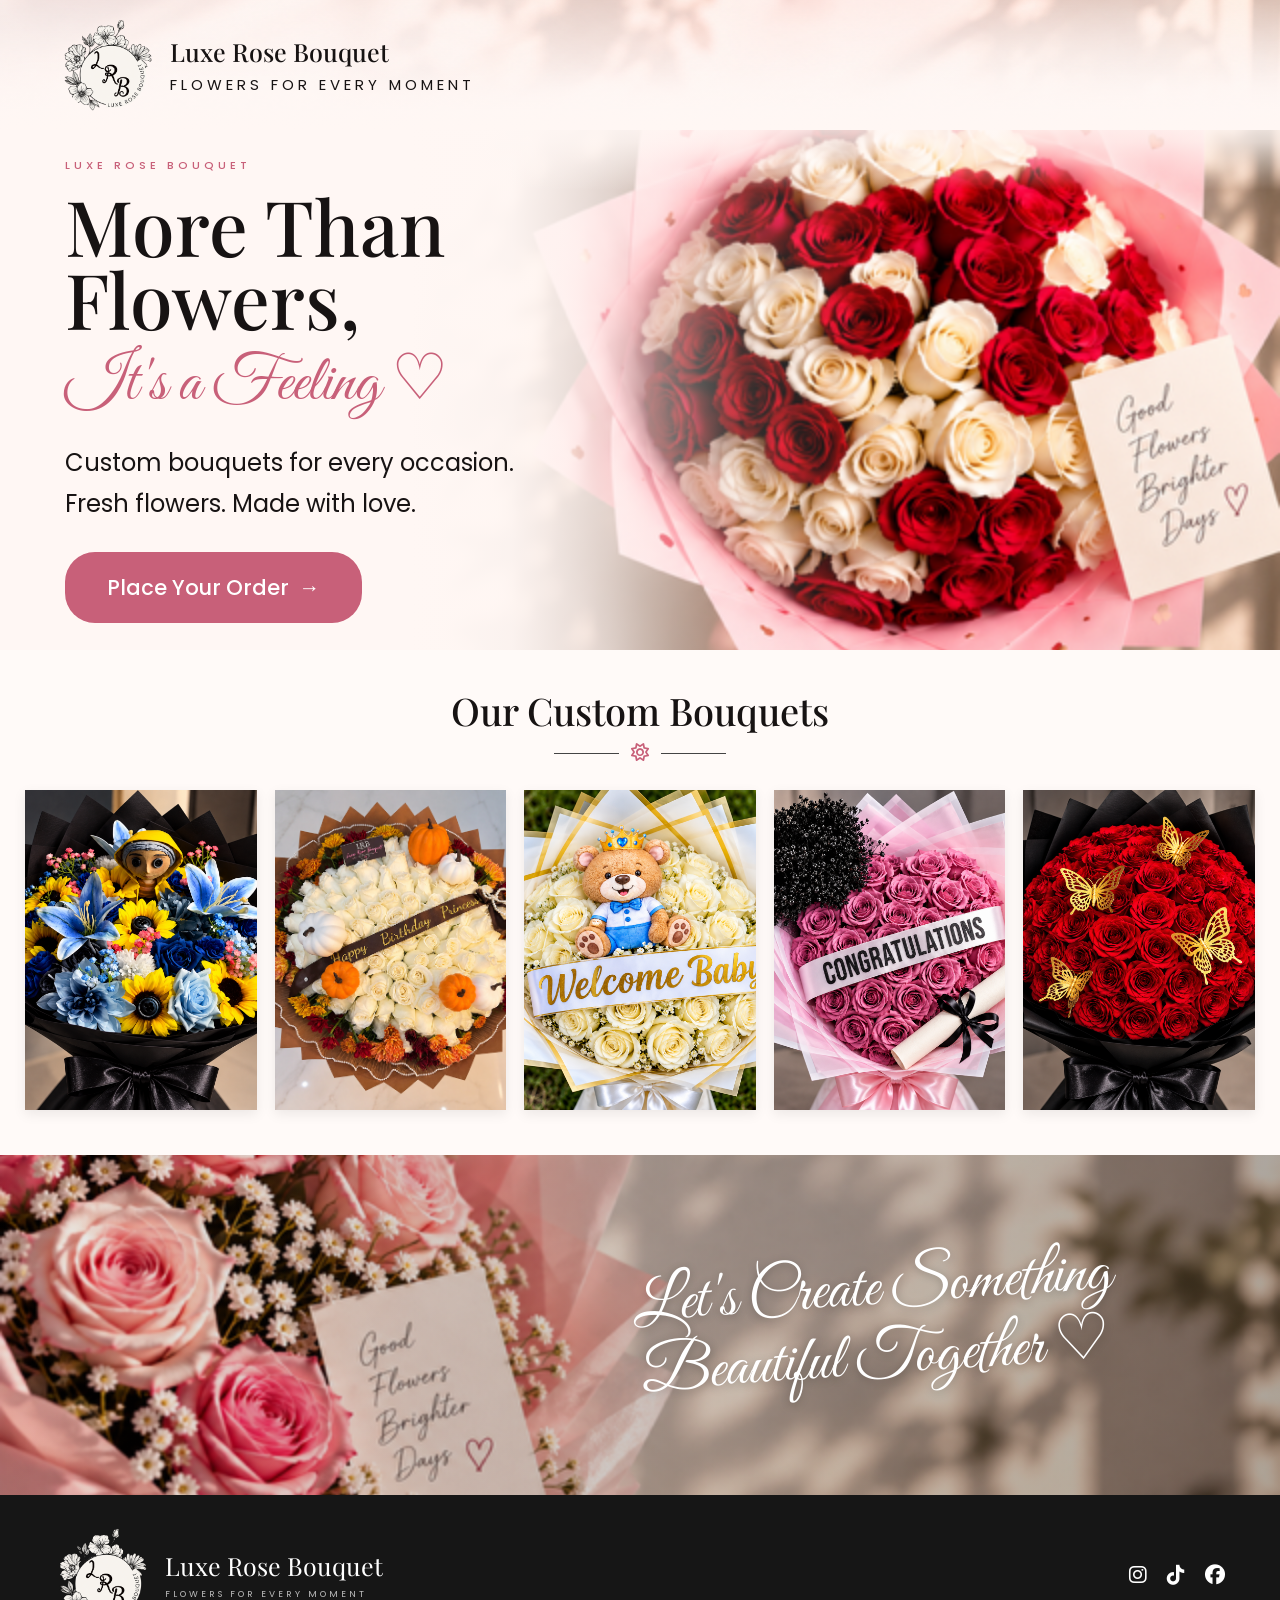
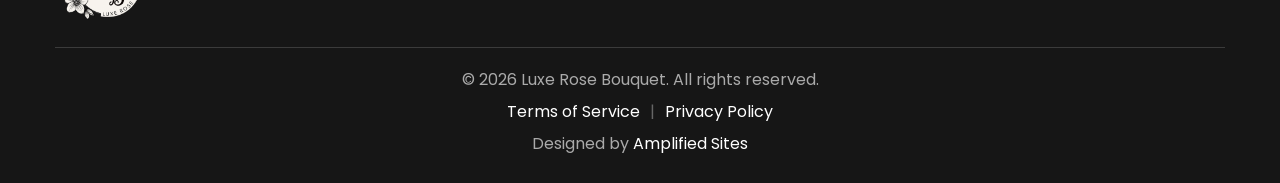
<file: index.html>
<!doctype html>
<html lang="en">
    <head>
        <meta charset="UTF-8" />
        <meta name="viewport" content="width=device-width, initial-scale=1.0" />
        <title>Luxe Rose Bouquet</title>
        <link rel="preconnect" href="https://fonts.googleapis.com" />
        <link rel="preconnect" href="https://fonts.gstatic.com" crossorigin />
        <link href="https://fonts.googleapis.com/css2?family=Great+Vibes&family=Playfair+Display:wght@400;500;600;700&family=Poppins:wght@300;400;500;600&display=swap" rel="stylesheet"/>
        <link rel="stylesheet" href="https://cdnjs.cloudflare.com/ajax/libs/font-awesome/6.5.2/css/all.min.css" />
        <link rel="stylesheet" href="style.css" />
        <script src="index.js" defer></script>
    </head>
    <body id="page-body">
        <header class="header" id="main-header">
            <a href="index.html" class="logo" id="main-logo">
                <div class="logo-circle" id="logo-circle">
                    <span id="logo-initials">LR</span>
                </div>
                <div class="logo-text" id="logo-text">
                    <h2 id="logo-title">Luxe Rose Bouquet</h2>
                    <p id="logo-tagline">FLOWERS FOR EVERY MOMENT</p>
                </div>
            </a>
        </header>
        <section class="hero" id="hero">
            <div class="hero-overlay" id="hero-overlay"></div>
            <div class="hero-content" id="hero-content">
                <p class="eyebrow" id="hero-eyebrow">LUXE ROSE BOUQUET</p>
                <h1 id="hero-title">
                    More Than<br />
                    Flowers,
                </h1>
                <div class="script-text" id="hero-script">It's a Feeling ♡</div>
                <p class="hero-description" id="hero-description">
                    Custom bouquets for every occasion.<br />
                    Fresh flowers. Made with love.
                </p>
                <a href="contact-form.html" class="btn" id="hero-order-btn">
                    Place Your Order
                    <span id="hero-order-arrow">→</span>
                </a>
            </div>
        </section>
        <section class="bouquets" id="bouquets">
            <div class="section-title" id="bouquets-title-container">
                <h2 id="bouquets-title">Our Custom Bouquets</h2>
                <div class="title-decoration" id="bouquets-decoration">
                    <span id="decoration-left"></span>
                    <i class="fa-regular fa-sun" id="decoration-icon"> </i>
                    <span id="decoration-right"></span>
                </div>
            </div>
            <div class="bouquet-grid" id="bouquet-grid">
                <div class="bouquet-card" id="bouquet-card-1">
                    <img id="bouquet-image-1" src="Blue and Yellow Doll Bouquet.png" alt="Blue and yellow bouquet" />
                </div>
                <div class="bouquet-card" id="bouquet-card-2">
                    <img id="bouquet-image-2" src="Fall Birthday Rose Bouquet.jpeg" alt="Red and white rose bouquet" />
                </div>
                <div class="bouquet-card" id="bouquet-card-3">
                    <img id="bouquet-image-3" src="Welcome Baby Rose Bouquet with Teddy Bear.png" alt="Welcome baby bouquet" />
                </div>
                <div class="bouquet-card" id="bouquet-card-4">
                    <img id="bouquet-image-4" src="Congratulations Heart-Shaped Rose Bouquet.png" alt="Congratulations bouquet" />
                </div>
                <div class="bouquet-card" id="bouquet-card-5">
                    <img id="bouquet-image-5" src="Luxury Red Rose Bouquet with Golden Butterflies.png" alt="Red floral bouquet" />
                </div>
            </div>
        </section>
        <section class="bottom-cta" id="bottom-cta">
            <div class="cta-overlay" id="cta-overlay"></div>
            <div class="cta-content" id="cta-content">
                <p class="cta-script" id="cta-script">
                    Let's Create Something<br />
                    Beautiful Together ♡
                </p>
            </div>
        </section>
        <footer class="footer" id="footer">
            <div class="footer-top" id="footer-top">
                <a href="index.html" class="footer-logo" id="footer-logo">
                    <div class="footer-logo-circle" id="footer-logo-circle">
                        <img
                            src="Luxe Rose Bouquet Floral Monogram.png"
                            alt="Luxe Rose Bouquet Logo"
                            id="footer-logo-image"/>
                    </div>
                    <div id="footer-logo-text">
                        <h3 id="footer-title">Luxe Rose Bouquet</h3>
                        <p id="footer-tagline">FLOWERS FOR EVERY MOMENT</p>
                    </div>
                </a>
                <div class="socials" id="social-links">
                    <a href="https://www.instagram.com/luxerosebouquet?stkn=enVxenVkZHQ4OHd0&utm_source=qr" id="instagram-link" aria-label="Instagram">
                        <i class="fa-brands fa-instagram"></i>
                    </a>
                    <a href="https://www.tiktok.com/@luxerosebouquet" id="tiktok-link" aria-label="TikTok">
                        <i class="fa-brands fa-tiktok"></i>
                    </a>
                    <a href="https://www.facebook.com/share/1DybtWcjdT/?mibextid=wwXlfr" id="facebook-link" aria-label="Facebook">
                        <i class="fa-brands fa-facebook"></i>
                    </a>
                </div>
            </div>
            <div class="footer-line" id="footer-line"></div>
            <div class="footer-bottom" id="footer-bottom">
                <p id="copyright">
                    © 2026 Luxe Rose Bouquet. All rights reserved.
                </p>
                <p class="footer-legal-links">
                    <a href="terms.html">Terms of Service</a>
                    <span> | </span>
                    <a href="privacy.html">Privacy Policy</a>
                </p>
                <p id="designer-credit">
                    Designed by
                    <a href="https://amplifiedsites.com" id="amplified-sites-link">
                        Amplified Sites
                    </a>
                </p>
            </div>
        </footer>
    </body>
</html>
</file>
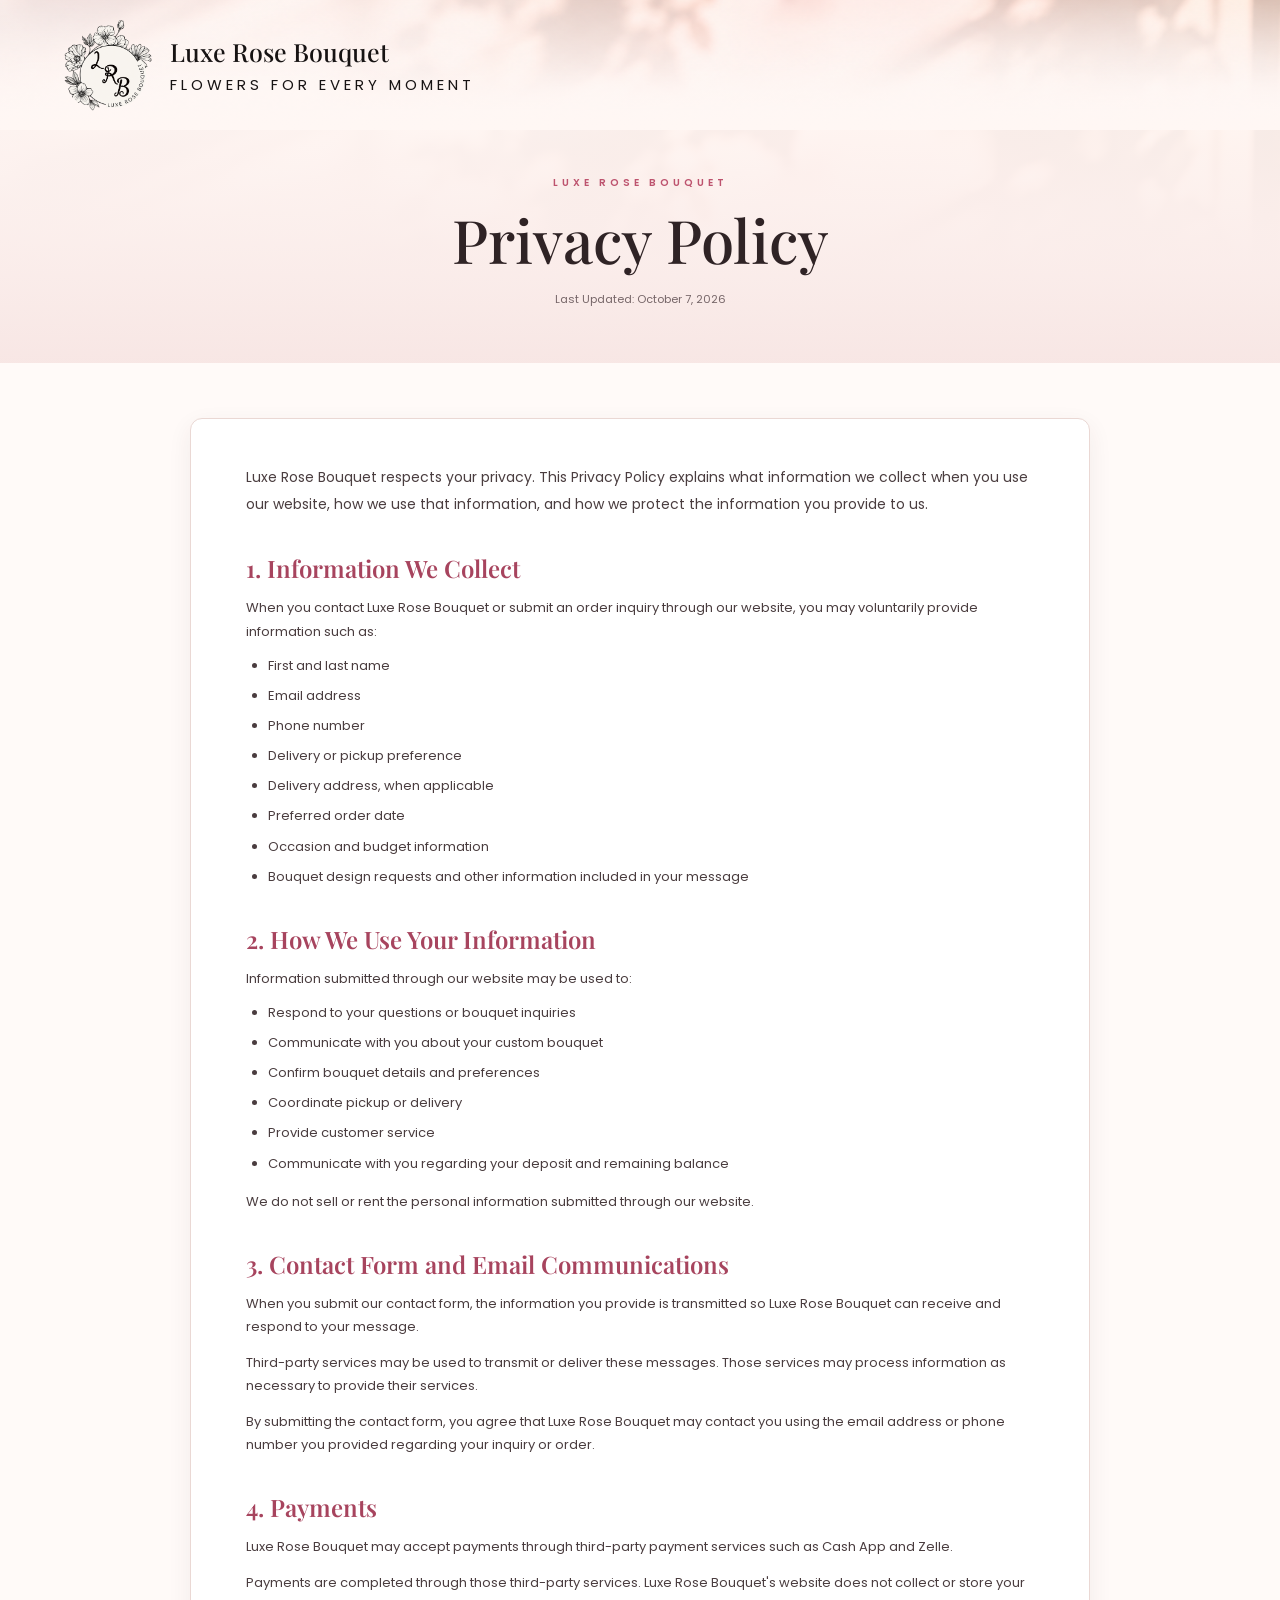
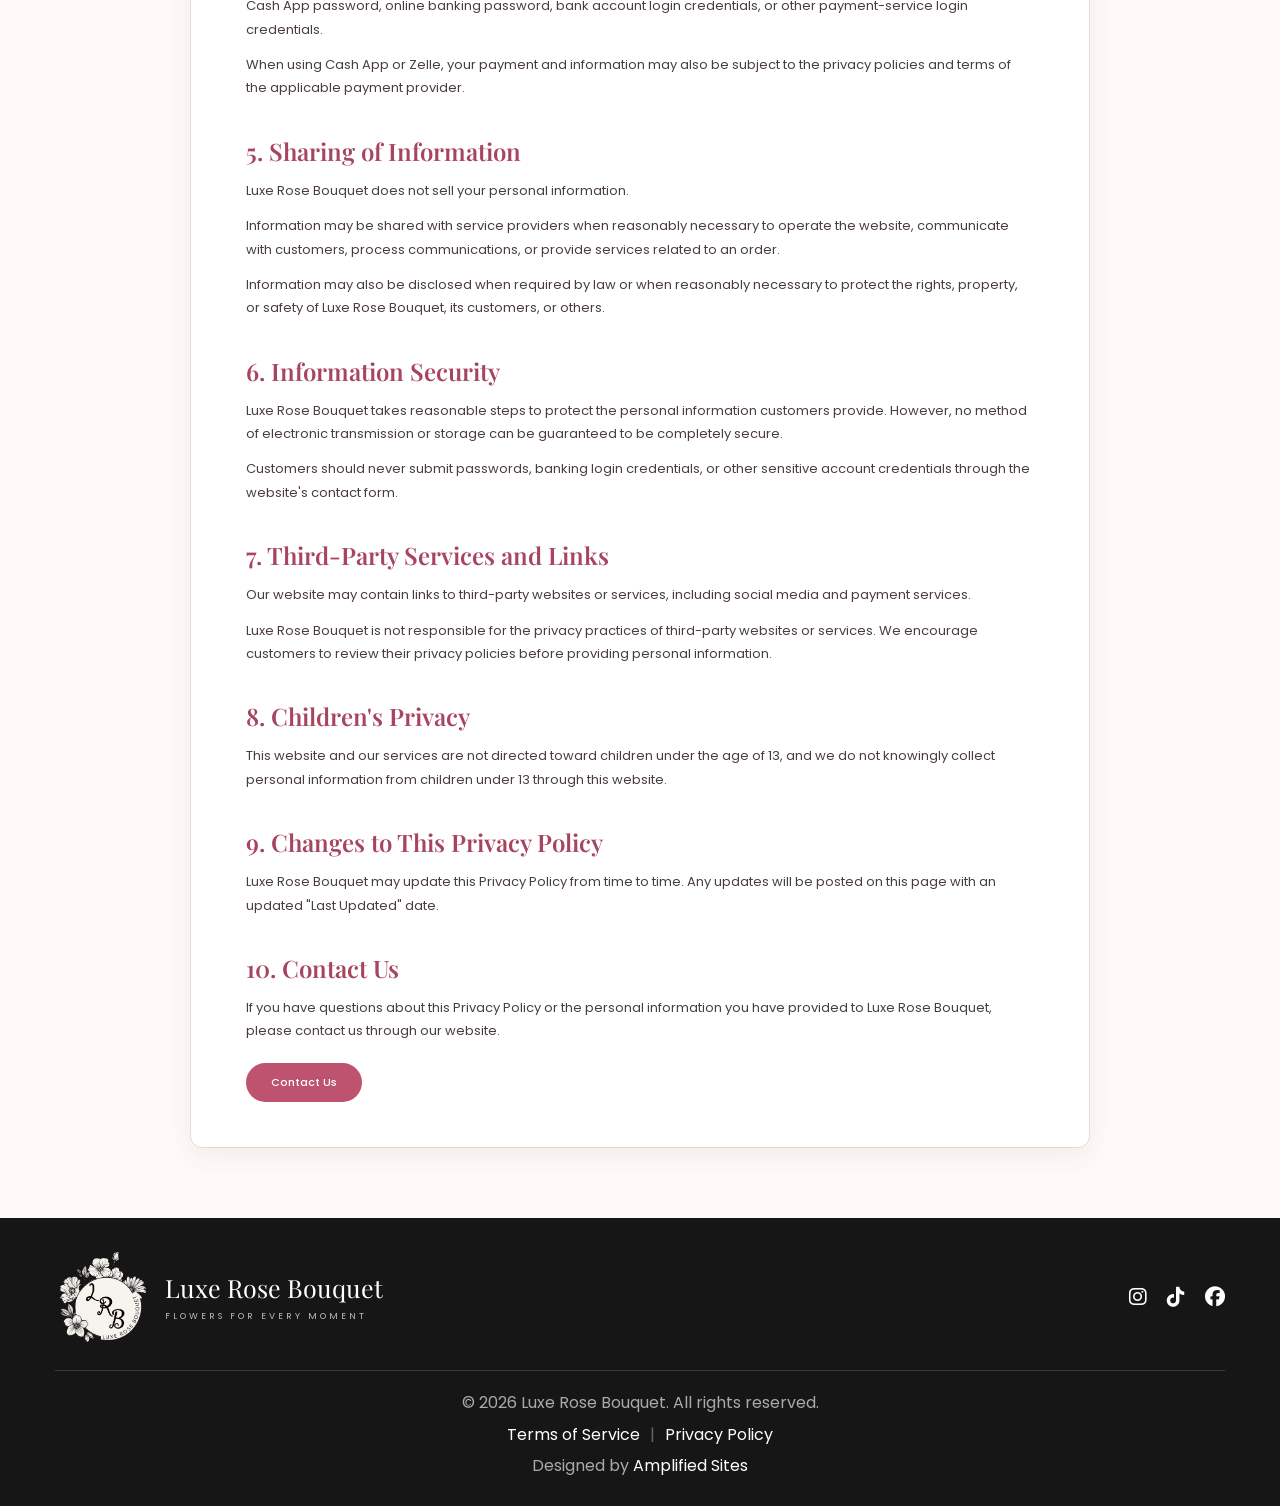
<file: privacy.html>
<!doctype html>
<html lang="en">
    <head>
        <meta charset="UTF-8" />
        <meta name="viewport" content="width=device-width, initial-scale=1.0" />
        <title>Privacy Policy | Luxe Rose Bouquet</title>
        <link rel="preconnect" href="https://fonts.googleapis.com" />
        <link rel="preconnect" href="https://fonts.gstatic.com" crossorigin />
        <link href="https://fonts.googleapis.com/css2?family=Great+Vibes&family=Playfair+Display:wght@400;500;600;700&family=Poppins:wght@300;400;500;600&display=swap" rel="stylesheet"/>
        <link rel="stylesheet" href="https://cdnjs.cloudflare.com/ajax/libs/font-awesome/6.5.2/css/all.min.css"/>
        <link rel="stylesheet" href="style.css" />
        <script src="index.js" defer></script>
    </head>
    <body id="page-body">
        <header class="header" id="main-header">
            <a href="index.html" class="logo" id="main-logo">
                <div class="logo-circle" id="logo-circle">
                    <span id="logo-initials">LR</span>
                </div>
                <div class="logo-text" id="logo-text">
                    <h2 id="logo-title">Luxe Rose Bouquet</h2>
                    <p id="logo-tagline">FLOWERS FOR EVERY MOMENT</p>
                </div>
            </a>
        </header>
        <main class="privacy-page">
            <section class="privacy-hero">
                <p class="privacy-eyebrow">LUXE ROSE BOUQUET</p>
                <h1>Privacy Policy</h1>
                <p class="privacy-updated">Last Updated: October 7, 2026</p>
            </section>
            <section class="privacy-content">
                <div class="privacy-container">
                    <p class="privacy-intro">
                        Luxe Rose Bouquet respects your privacy. This Privacy
                        Policy explains what information we collect when you
                        use our website, how we use that information, and how
                        we protect the information you provide to us.
                    </p>
                    <div class="privacy-section">
                        <h2>1. Information We Collect</h2>
                        <p>
                            When you contact Luxe Rose Bouquet or submit an
                            order inquiry through our website, you may
                            voluntarily provide information such as:
                        </p>
                        <ul>
                            <li>First and last name</li>
                            <li>Email address</li>
                            <li>Phone number</li>
                            <li>Delivery or pickup preference</li>
                            <li>Delivery address, when applicable</li>
                            <li>Preferred order date</li>
                            <li>Occasion and budget information</li>
                            <li>Bouquet design requests and other information included in your message</li>
                        </ul>
                    </div>
                    <div class="privacy-section">
                        <h2>2. How We Use Your Information</h2>
                        <p>
                            Information submitted through our website may be used to:
                        </p>
                        <ul>
                            <li>Respond to your questions or bouquet inquiries</li>
                            <li>Communicate with you about your custom bouquet</li>
                            <li>Confirm bouquet details and preferences</li>
                            <li>Coordinate pickup or delivery</li>
                            <li>Provide customer service</li>
                            <li>Communicate with you regarding your deposit and remaining balance</li>
                        </ul>
                        <p>
                            We do not sell or rent the personal information submitted through our website.
                        </p>
                    </div>
                    <div class="privacy-section">
                        <h2>3. Contact Form and Email Communications</h2>
                        <p>
                            When you submit our contact form, the information
                            you provide is transmitted so Luxe Rose Bouquet
                            can receive and respond to your message.
                        </p>
                        <p>
                            Third-party services may be used to transmit or
                            deliver these messages. Those services may process
                            information as necessary to provide their services.
                        </p>
                        <p>
                            By submitting the contact form, you agree that
                            Luxe Rose Bouquet may contact you using the email
                            address or phone number you provided regarding your
                            inquiry or order.
                        </p>
                    </div>
                    <div class="privacy-section">
                        <h2>4. Payments</h2>
                        <p>
                            Luxe Rose Bouquet may accept payments through
                            third-party payment services such as Cash App and
                            Zelle.
                        </p>
                        <p>
                            Payments are completed through those third-party
                            services. Luxe Rose Bouquet's website does not
                            collect or store your Cash App password, online
                            banking password, bank account login credentials,
                            or other payment-service login credentials.
                        </p>
                        <p>
                            When using Cash App or Zelle, your payment and
                            information may also be subject to the privacy
                            policies and terms of the applicable payment
                            provider.
                        </p>
                    </div>
                    <div class="privacy-section">
                        <h2>5. Sharing of Information</h2>
                        <p>
                            Luxe Rose Bouquet does not sell your personal
                            information.
                        </p>
                        <p>
                            Information may be shared with service providers
                            when reasonably necessary to operate the website,
                            communicate with customers, process communications,
                            or provide services related to an order.
                        </p>
                        <p>
                            Information may also be disclosed when required by
                            law or when reasonably necessary to protect the
                            rights, property, or safety of Luxe Rose Bouquet,
                            its customers, or others.
                        </p>
                    </div>
                    <div class="privacy-section">
                        <h2>6. Information Security</h2>
                        <p>
                            Luxe Rose Bouquet takes reasonable steps to protect
                            the personal information customers provide.
                            However, no method of electronic transmission or
                            storage can be guaranteed to be completely secure.
                        </p>
                        <p>
                            Customers should never submit passwords, banking
                            login credentials, or other sensitive account
                            credentials through the website's contact form.
                        </p>
                    </div>
                    <div class="privacy-section">
                        <h2>7. Third-Party Services and Links</h2>
                        <p>
                            Our website may contain links to third-party
                            websites or services, including social media and
                            payment services.
                        </p>
                        <p>
                            Luxe Rose Bouquet is not responsible for the
                            privacy practices of third-party websites or
                            services. We encourage customers to review their
                            privacy policies before providing personal
                            information.
                        </p>
                    </div>
                    <div class="privacy-section">
                        <h2>8. Children's Privacy</h2>
                        <p>
                            This website and our services are not directed
                            toward children under the age of 13, and we do not
                            knowingly collect personal information from
                            children under 13 through this website.
                        </p>
                    </div>
                    <div class="privacy-section">
                        <h2>9. Changes to This Privacy Policy</h2>
                        <p>
                            Luxe Rose Bouquet may update this Privacy Policy
                            from time to time. Any updates will be posted on
                            this page with an updated "Last Updated" date.
                        </p>
                    </div>
                    <div class="privacy-section">
                        <h2>10. Contact Us</h2>
                        <p>
                            If you have questions about this Privacy Policy or
                            the personal information you have provided to Luxe
                            Rose Bouquet, please contact us through our
                            website.
                        </p>
                        <a href="contact-form.html" class="privacy-contact-btn">
                            Contact Us
                        </a>
                    </div>
                </div>
            </section>
        </main>
        <footer class="footer" id="footer">
            <div class="footer-top" id="footer-top">
                <a href="index.html" class="footer-logo" id="footer-logo">
                    <div class="footer-logo-circle" id="footer-logo-circle">
                        <img
                            src="Luxe Rose Bouquet Floral Monogram.png"
                            alt="Luxe Rose Bouquet Logo"
                            id="footer-logo-image"/>
                    </div>
                    <div id="footer-logo-text">
                        <h3 id="footer-title">Luxe Rose Bouquet</h3>
                        <p id="footer-tagline">FLOWERS FOR EVERY MOMENT</p>
                    </div>
                </a>
                <div class="socials" id="social-links">
                    <a
                        href="https://www.instagram.com/luxerosebouquet?stkn=enVxenVkZHQ4OHd0&utm_source=qr"
                        id="instagram-link"
                        aria-label="Instagram">
                        <i class="fa-brands fa-instagram"></i>
                    </a>
                    <a
                        href="https://www.tiktok.com/@luxerosebouquet"
                        id="tiktok-link"
                        aria-label="TikTok">
                        <i class="fa-brands fa-tiktok"></i>
                    </a>
                    <a
                        href="https://www.facebook.com/share/1DybtWcjdT/?mibextid=wwXlfr"
                        id="facebook-link"
                        aria-label="Facebook">
                        <i class="fa-brands fa-facebook"></i>
                    </a>
                </div>
            </div>
            <div class="footer-line" id="footer-line"></div>
            <div class="footer-bottom" id="footer-bottom">
                <p id="copyright">
                    © 2026 Luxe Rose Bouquet. All rights reserved.
                </p>
                <p class="footer-legal-links">
                    <a href="terms.html">Terms of Service</a>
                    <span> | </span>
                    <a href="privacy.html">Privacy Policy</a>
                </p>
                <p id="designer-credit">
                    Designed by
                    <a
                        href="https://amplifiedsites.com"
                        id="amplified-sites-link">
                        Amplified Sites
                    </a>
                </p>
            </div>
        </footer>
    </body>
</html>
</file>
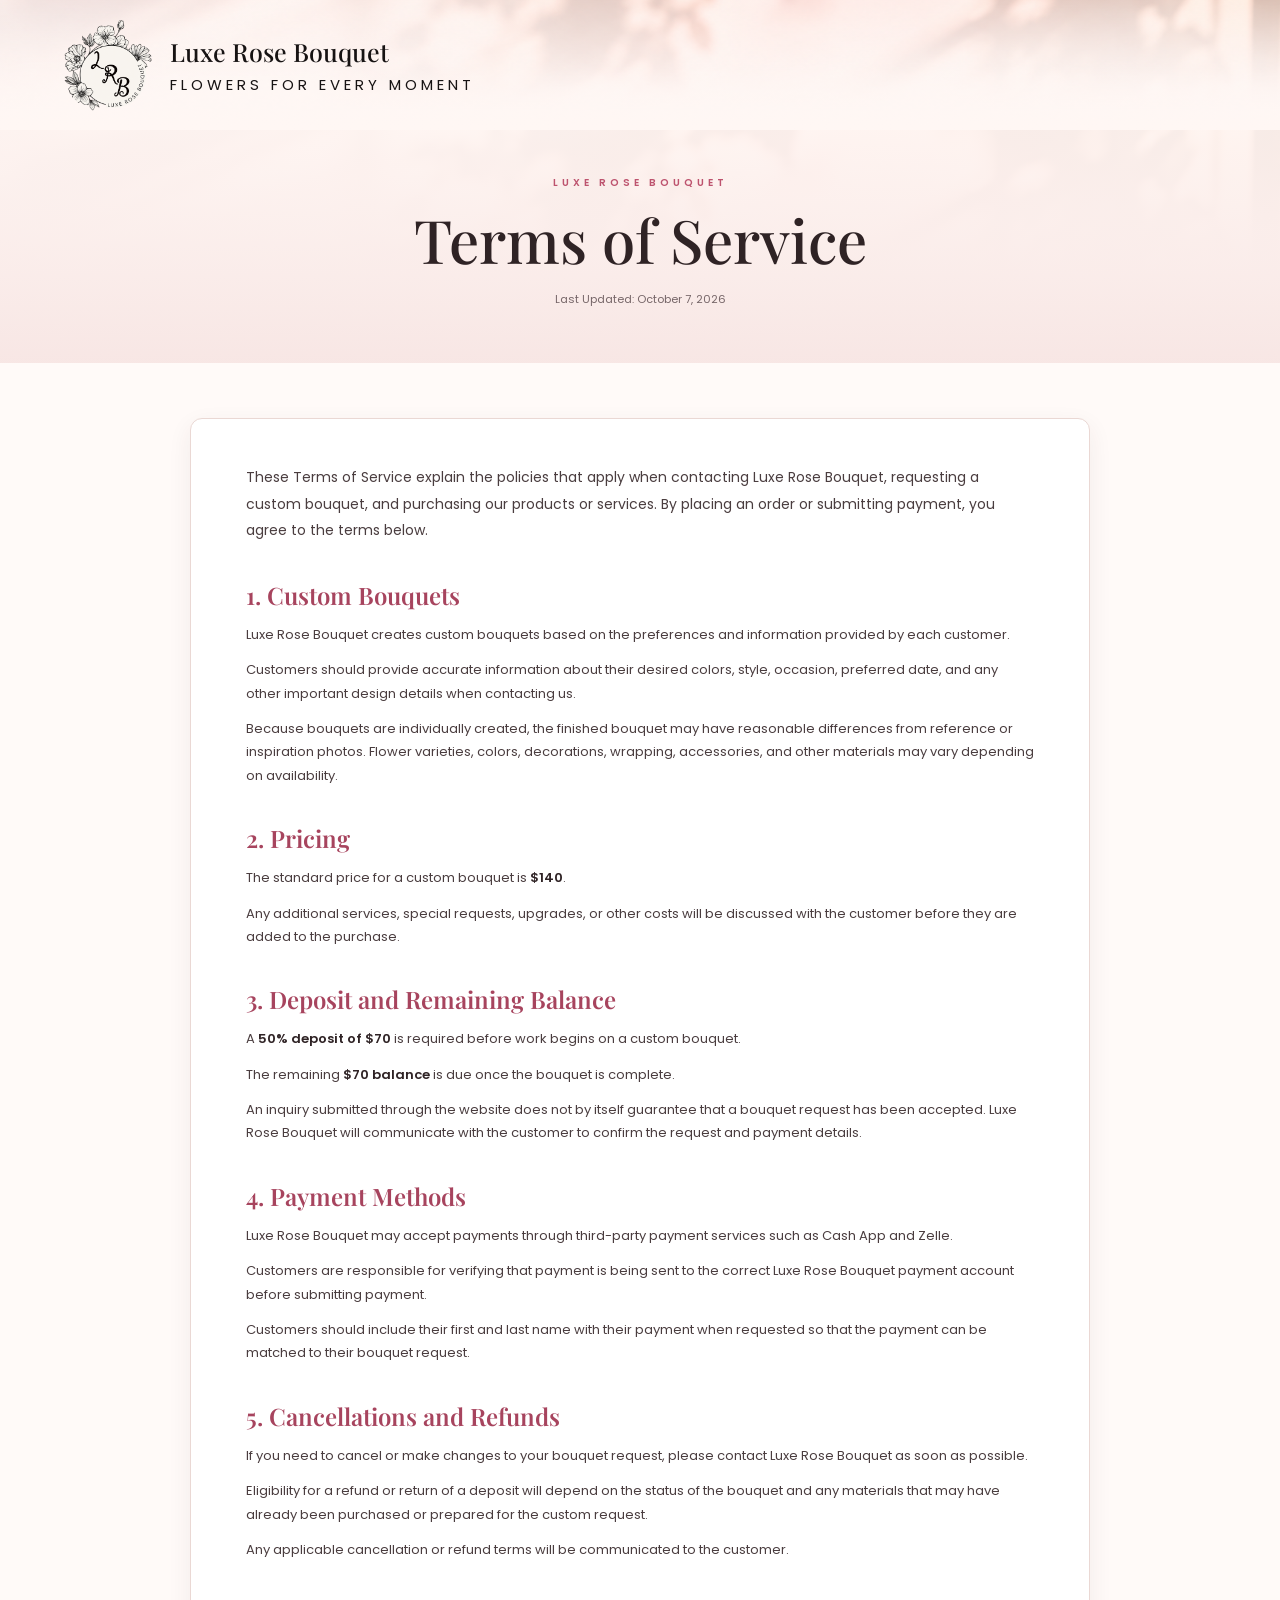
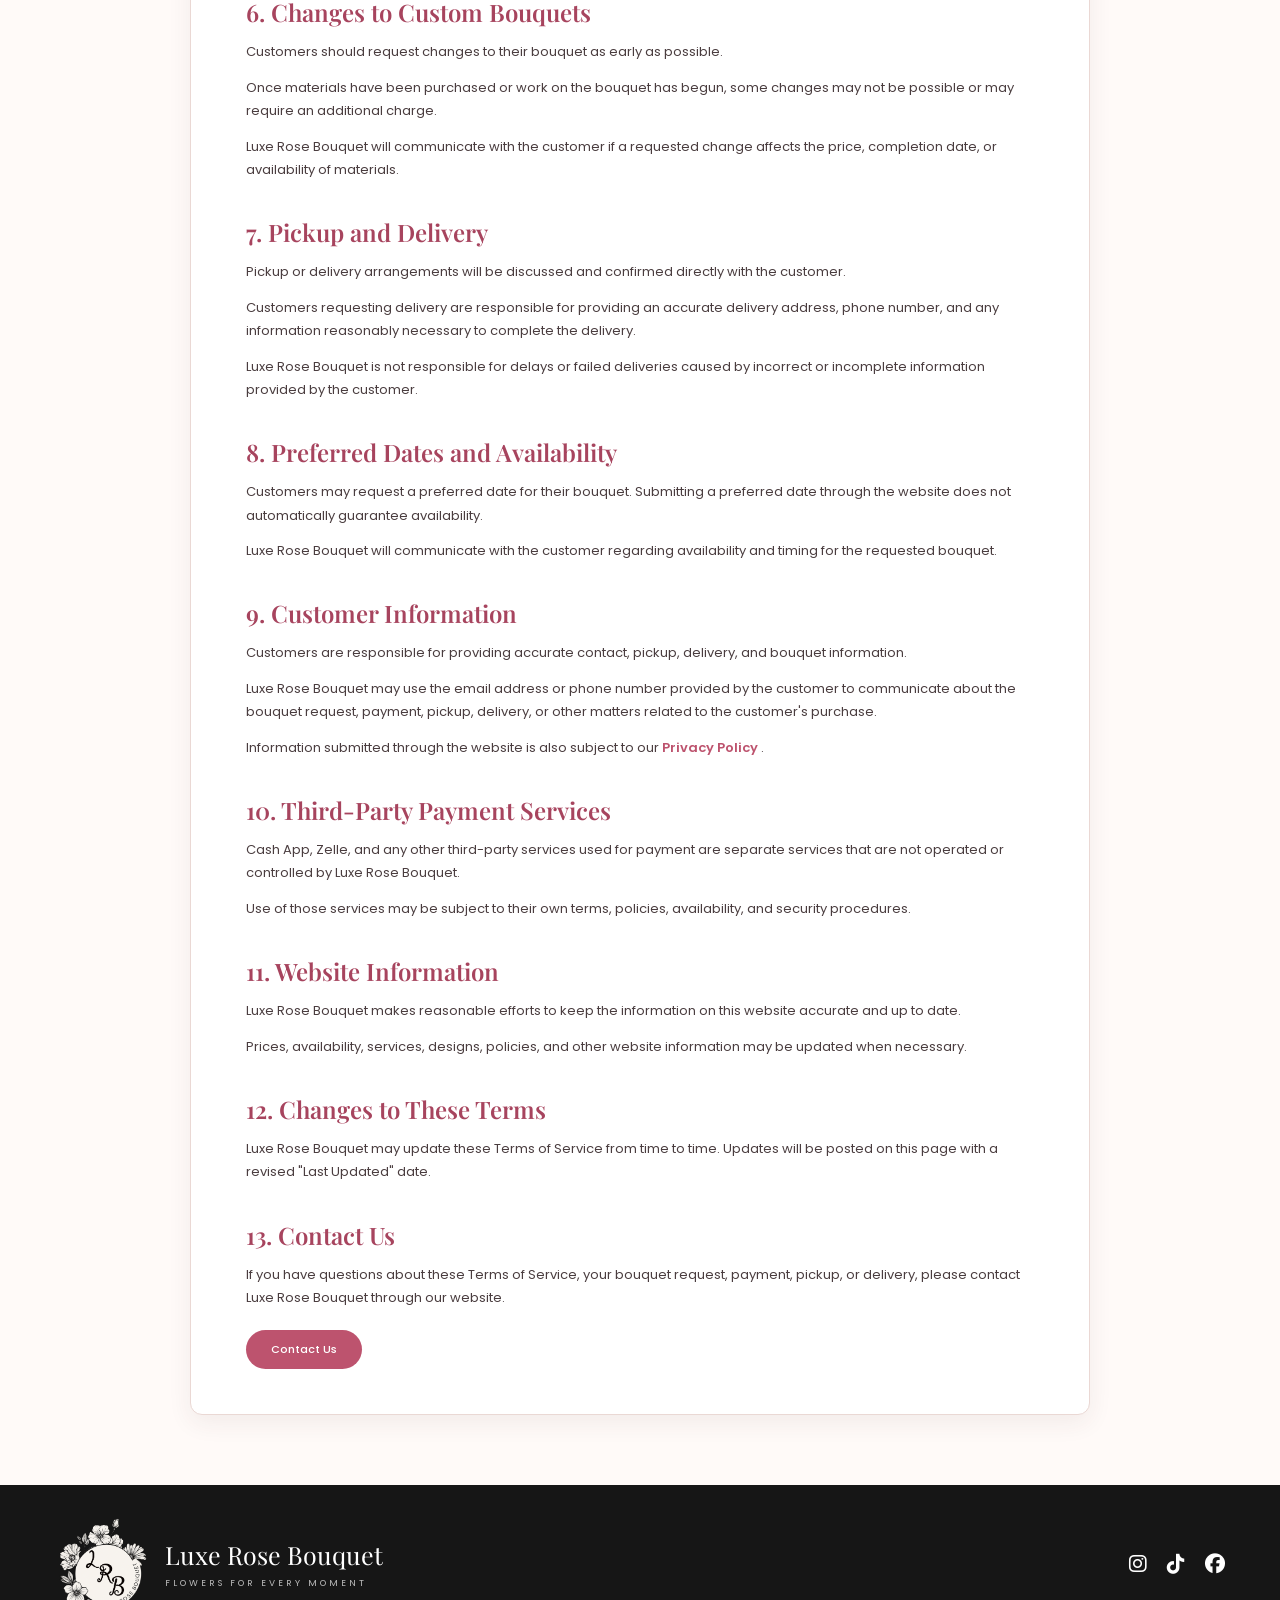
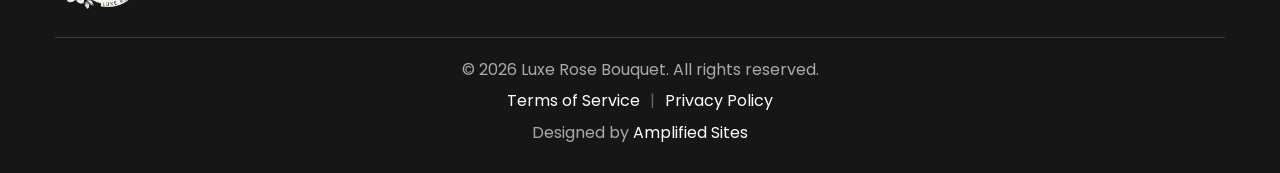
<file: terms.html>
<!doctype html>
<html lang="en">
    <head>
        <meta charset="UTF-8" />
        <meta name="viewport" content="width=device-width, initial-scale=1.0" />
        <title>Terms of Service | Luxe Rose Bouquet</title>
        <link rel="preconnect" href="https://fonts.googleapis.com" />
        <link rel="preconnect" href="https://fonts.gstatic.com" crossorigin />
        <link href="https://fonts.googleapis.com/css2?family=Great+Vibes&family=Playfair+Display:wght@400;500;600;700&family=Poppins:wght@300;400;500;600&display=swap" rel="stylesheet" />
        <link rel="stylesheet" href="https://cdnjs.cloudflare.com/ajax/libs/font-awesome/6.5.2/css/all.min.css"/>
        <link rel="stylesheet" href="style.css" />
        <script src="index.js" defer></script>
    </head>
    <body id="page-body">
        <header class="header" id="main-header">
            <a href="index.html" class="logo" id="main-logo">
                <div class="logo-circle" id="logo-circle">
                    <span id="logo-initials">LR</span>
                </div>
                <div class="logo-text" id="logo-text">
                    <h2 id="logo-title">Luxe Rose Bouquet</h2>
                    <p id="logo-tagline">FLOWERS FOR EVERY MOMENT</p>
                </div>
            </a>
        </header>
        <main class="terms-page">
            <section class="terms-hero">
                <p class="terms-eyebrow">LUXE ROSE BOUQUET</p>
                <h1>Terms of Service</h1>
                <p class="terms-updated">Last Updated: October 7, 2026</p>
            </section>
            <section class="terms-content">
                <div class="terms-container">
                    <p class="terms-intro">
                        These Terms of Service explain the policies that apply
                        when contacting Luxe Rose Bouquet, requesting a custom
                        bouquet, and purchasing our products or services.
                        By placing an order or submitting payment, you agree
                        to the terms below.
                    </p>
                    <div class="terms-section">
                        <h2>1. Custom Bouquets</h2>
                        <p>
                            Luxe Rose Bouquet creates custom bouquets based on
                            the preferences and information provided by each
                            customer.
                        </p>
                        <p>
                            Customers should provide accurate information about
                            their desired colors, style, occasion, preferred
                            date, and any other important design details when
                            contacting us.
                        </p>
                        <p>
                            Because bouquets are individually created, the
                            finished bouquet may have reasonable differences
                            from reference or inspiration photos. Flower
                            varieties, colors, decorations, wrapping,
                            accessories, and other materials may vary depending
                            on availability.
                        </p>
                    </div>
                    <div class="terms-section">
                        <h2>2. Pricing</h2>
                        <p>
                            The standard price for a custom bouquet is
                            <strong>$140</strong>.
                        </p>
                        <p>
                            Any additional services, special requests, upgrades,
                            or other costs will be discussed
                            with the customer before they are added to the
                            purchase.
                        </p>
                    </div>
                    <div class="terms-section">
                        <h2>3. Deposit and Remaining Balance</h2>
                        <p>
                            A <strong>50% deposit of $70</strong> is required
                            before work begins on a custom bouquet.
                        </p>
                        <p>
                            The remaining <strong>$70 balance</strong> is due
                            once the bouquet is complete.
                        </p>
                        <p>
                            An inquiry submitted through the website does not
                            by itself guarantee that a bouquet request has been
                            accepted. Luxe Rose Bouquet will communicate with
                            the customer to confirm the request and payment
                            details.
                        </p>
                    </div>
                    <div class="terms-section">
                        <h2>4. Payment Methods</h2>
                        <p>
                            Luxe Rose Bouquet may accept payments through
                            third-party payment services such as Cash App
                            and Zelle.
                        </p>
                        <p>
                            Customers are responsible for verifying that
                            payment is being sent to the correct Luxe Rose
                            Bouquet payment account before submitting payment.
                        </p>
                        <p>
                            Customers should include their first and last name
                            with their payment when requested so that the
                            payment can be matched to their bouquet request.
                        </p>
                    </div>
                    <div class="terms-section">
                        <h2>5. Cancellations and Refunds</h2>
                        <p>
                            If you need to cancel or make changes to your
                            bouquet request, please contact Luxe Rose Bouquet
                            as soon as possible.
                        </p>
                        <p>
                            Eligibility for a refund or return of a deposit
                            will depend on the status of the bouquet and any
                            materials that may have already been purchased or
                            prepared for the custom request.
                        </p>
                        <p>
                            Any applicable cancellation or refund terms will be
                            communicated to the customer.
                        </p>
                    </div>
                    <div class="terms-section">
                        <h2>6. Changes to Custom Bouquets</h2>
                        <p>
                            Customers should request changes to their bouquet
                            as early as possible.
                        </p>
                        <p>
                            Once materials have been purchased or work on the
                            bouquet has begun, some changes may not be possible
                            or may require an additional charge.
                        </p>
                        <p>
                            Luxe Rose Bouquet will communicate with the customer
                            if a requested change affects the price, completion
                            date, or availability of materials.
                        </p>
                    </div>
                    <div class="terms-section">
                        <h2>7. Pickup and Delivery</h2>
                        <p>
                            Pickup or delivery arrangements will be discussed
                            and confirmed directly with the customer.
                        </p>
                        <p>
                            Customers requesting delivery are responsible for
                            providing an accurate delivery address, phone
                            number, and any information reasonably necessary
                            to complete the delivery.
                        </p>
                        <p>
                            Luxe Rose Bouquet is not responsible for delays or
                            failed deliveries caused by incorrect or incomplete
                            information provided by the customer.
                        </p>
                    </div>
                    <div class="terms-section">
                        <h2>8. Preferred Dates and Availability</h2>
                        <p>
                            Customers may request a preferred date for their
                            bouquet. Submitting a preferred date through the
                            website does not automatically guarantee
                            availability.
                        </p>
                        <p>
                            Luxe Rose Bouquet will communicate with the customer
                            regarding availability and timing for the requested
                            bouquet.
                        </p>
                    </div>
                    <div class="terms-section">
                        <h2>9. Customer Information</h2>
                        <p>
                            Customers are responsible for providing accurate
                            contact, pickup, delivery, and bouquet information.
                        </p>
                        <p>
                            Luxe Rose Bouquet may use the email address or phone
                            number provided by the customer to communicate about
                            the bouquet request, payment, pickup, delivery, or
                            other matters related to the customer's purchase.
                        </p>
                        <p>
                            Information submitted through the website is also
                            subject to our
                            <a href="privacy.html" class="terms-inline-link">
                                Privacy Policy
                            </a>.
                        </p>
                    </div>
                    <div class="terms-section">
                        <h2>10. Third-Party Payment Services</h2>
                        <p>
                            Cash App, Zelle, and any other third-party services
                            used for payment are separate services that are not
                            operated or controlled by Luxe Rose Bouquet.
                        </p>
                        <p>
                            Use of those services may be subject to their own
                            terms, policies, availability, and security
                            procedures.
                        </p>
                    </div>
                    <div class="terms-section">
                        <h2>11. Website Information</h2>
                        <p>
                            Luxe Rose Bouquet makes reasonable efforts to keep
                            the information on this website accurate and
                            up to date.
                        </p>
                        <p>
                            Prices, availability, services, designs, policies,
                            and other website information may be updated when
                            necessary.
                        </p>
                    </div>
                    <div class="terms-section">
                        <h2>12. Changes to These Terms</h2>
                        <p>
                            Luxe Rose Bouquet may update these Terms of Service
                            from time to time. Updates will be posted on this
                            page with a revised "Last Updated" date.
                        </p>
                    </div>
                    <div class="terms-section">
                        <h2>13. Contact Us</h2>
                        <p>
                            If you have questions about these Terms of Service,
                            your bouquet request, payment, pickup, or delivery,
                            please contact Luxe Rose Bouquet through our
                            website.
                        </p>
                        <a href="contact-form.html" class="terms-contact-btn">
                            Contact Us
                        </a>
                    </div>
                </div>
            </section>
        </main>
        <footer class="footer" id="footer">
            <div class="footer-top" id="footer-top">
                <a href="index.html" class="footer-logo" id="footer-logo">
                    <div class="footer-logo-circle" id="footer-logo-circle">
                        <img
                            src="Luxe Rose Bouquet Floral Monogram.png"
                            alt="Luxe Rose Bouquet Logo"
                            id="footer-logo-image"/>
                    </div>
                    <div id="footer-logo-text">
                        <h3 id="footer-title">Luxe Rose Bouquet</h3>
                        <p id="footer-tagline">FLOWERS FOR EVERY MOMENT</p>
                    </div>
                </a>
                <div class="socials" id="social-links">
                    <a
                        href="https://www.instagram.com/luxerosebouquet?stkn=enVxenVkZHQ4OHd0&utm_source=qr"
                        id="instagram-link"
                        aria-label="Instagram">
                        <i class="fa-brands fa-instagram"></i>
                    </a>
                    <a
                        href="https://www.tiktok.com/@luxerosebouquet"
                        id="tiktok-link"
                        aria-label="TikTok">
                        <i class="fa-brands fa-tiktok"></i>
                    </a>
                    <a
                        href="https://www.facebook.com/share/1DybtWcjdT/?mibextid=wwXlfr"
                        id="facebook-link"
                        aria-label="Facebook">
                        <i class="fa-brands fa-facebook"></i>
                    </a>
                </div>
            </div>
            <div class="footer-line" id="footer-line"></div>
            <div class="footer-bottom" id="footer-bottom">
                <p id="copyright">
                    © 2026 Luxe Rose Bouquet. All rights reserved.
                </p>
                <p class="footer-legal-links">
                    <a href="terms.html">Terms of Service</a>
                    <span> | </span>
                    <a href="privacy.html">Privacy Policy</a>
                </p>
                <p id="designer-credit">
                    Designed by
                    <a
                        href="https://amplifiedsites.com"
                        id="amplified-sites-link">
                        Amplified Sites
                    </a>
                </p>
            </div>
        </footer>
    </body>
</html>
</file>
<file: style.css>
/* =========================================================
  START OF INDEX PAGE
   1. RESET / GLOBAL
========================================================= */

* {
    margin: 0;
    padding: 0;
    box-sizing: border-box;
}

html {
    scroll-behavior: smooth;
}

body {
    font-family: "Poppins", sans-serif;
    background-color: #fffaf8;
    color: #171313;
    overflow-x: hidden;
    margin: 0;
}

img {
    display: block;
    width: 100%;
}

a {
    color: inherit;
    text-decoration: none;
}

/* =========================================================
   2. COLORS
========================================================= */

:root {
    --pink: #c86079;
    --dark-pink: #ad4d65;
    --soft-pink: #f7e5e3;
    --cream: #fffaf8;
    --dark: #161616;
    --gray: #777777;
    --light-border: #ead8d4;
}

/* =========================================================
   3. HEADER
========================================================= */

.header {
    width: 100%;
    min-height: 130px;

    display: flex;
    align-items: center;
    justify-content: space-between;

    padding: 15px 60px;
    margin-bottom: -20px;
    background:
        linear-gradient(
            to bottom,
            rgba(255, 247, 244, 0.15) 0%,
            rgba(255, 247, 244, 0.25) 55%,
            #fff7f4 100%
        ),
        url("Soft\ Blush\ Foliage\ Shadows.png");

    background-size: cover;
    background-position: center;
    background-repeat: no-repeat;

    position: relative;
    z-index: 100;
}

/* LOGO */

.logo {
    display: flex;
    align-items: center;
    gap: 15px;
}

.logo-circle {
    width: 95px;
    height: 95px;
    border-radius: 50%;
    background-image: url("Luxe\ Rose\ Bouquet\ Floral\ Monogram.png");
    background-size: cover;
    background-position: center;
    background-repeat: no-repeat;

    overflow: hidden;
}

/* Hide the LR text because the logo image replaces it */
.logo-circle span {
    display: none;
}


.logo-text h2 {
    font-family: "Playfair Display", serif;

    font-size: 25px;
    font-weight: 500;
}

.logo-text p {
    margin-top: 5px;

    font-size: 9px;
    letter-spacing: 4px;
}

/* =========================================================
   4. HERO
========================================================= */

.hero {
    width: 100%;
    min-height: 540px;
    position: relative;
    display: flex;
    align-items: center;
    overflow: hidden;
    background-image: url("image6.png");
    background-size: cover;
    background-position: center;
    background-repeat: no-repeat;
    padding-top: 20px;
}
.hero::before {
    content: "";
    position: absolute;
    top: 0;
    left: 0;
    width: 100%;
    height: 80px;

    background: linear-gradient(
        to bottom,
        #fff7f4 0%,
        rgba(255, 247, 244, 0.75) 40%,
        transparent 100%
    );

    z-index: 2;
    pointer-events: none;
}
/* HERO OVERLAY */

.hero-overlay {
    position: absolute;
    inset: 0;

    background: linear-gradient(
        90deg,
        #fff7f4 0%,
        #fff7f4 32%,
        rgba(255, 247, 244, 0.95) 40%,
        rgba(255, 247, 244, 0.65) 48%,
        rgba(255, 247, 244, 0.20) 58%,
        transparent 70%
    );

    z-index: 1;
}

/* HERO TEXT */

.hero-content {
    width: 48%;

    position: relative;
    z-index: 3;

    padding-left: 65px;
}

.eyebrow {
    margin-bottom: 15px;

    color: var(--pink);

    font-size: 11px;
    font-weight: 500;

    letter-spacing: 4px;
}

.hero-content h1 {
    font-family: "Playfair Display", serif;

    font-size: clamp(52px, 6vw, 82px);
    font-weight: 500;

    line-height: 0.95;

    color: #171313;
}

.script-text {
    margin-top: 5px;
    margin-bottom: 18px;

    font-family: "Great Vibes", cursive;

    font-size: clamp(44px, 5vw, 68px);

    color: var(--pink);
}

.hero-description {
    margin-bottom: 27px;

    font-size: 14px;

    line-height: 1.8;
}
.header,
.hero {
    border: none;
    box-shadow: none;
}
/* =========================================================
   5. BUTTON
========================================================= */

.btn {
    display: inline-flex;
    align-items: center;
    justify-content: center;

    gap: 10px;

    padding: 13px 27px;

    background-color: var(--pink);

    border-radius: 30px;

    color: white;

    font-size: 13px;
    font-weight: 500;

    transition:
        background-color 0.25s ease,
        transform 0.25s ease;
}

.btn:hover {
    background-color: var(--dark-pink);

    transform: translateY(-2px);
}

/* =========================================================
   6. HERO BOUQUET IMAGE

   Your HTML already uses:

   images/hero-bouquet.png

   Ideally use a TRANSPARENT PNG here.
========================================================= */

.hero-image {
    width: 55%;
    height: 100%;

    position: absolute;

    top: 0;
    right: 0;

    z-index: 2;

    display: flex;
    align-items: center;
    justify-content: center;
}

.hero-image img {
    width: 100%;
    height: 100%;

    object-fit: contain;
    object-position: center;
}

/* =========================================================
   7. CUSTOM BOUQUETS SECTION
========================================================= */

.bouquets {
    width: 100%;

    padding: 35px 25px 45px;

    background-color: #fffaf8;
}

/* TITLE */

.section-title {
    margin-bottom: 28px;

    text-align: center;
}

.section-title h2 {
    font-family: "Playfair Display", serif;

    font-size: 38px;
    font-weight: 500;
}

/* TITLE DECORATION */

.title-decoration {
    margin-top: 8px;

    display: flex;
    align-items: center;
    justify-content: center;

    gap: 12px;

    color: var(--pink);
}

.title-decoration span {
    width: 65px;
    height: 1px;

    background-color: #444;
}

.title-decoration i {
    font-size: 18px;
}

/* =========================================================
   8. BOUQUET GRID
========================================================= */

.bouquet-grid {
    width: 100%;
    max-width: 1400px;

    margin: 0 auto;

    display: grid;

    grid-template-columns: repeat(5, 1fr);

    gap: 18px;
}

.bouquet-card {
    height: 320px;

    position: relative;

    overflow: hidden;

    background-color: #eeeeee;

    box-shadow: 0 4px 12px rgba(0, 0, 0, 0.08);
}

.bouquet-card img {
    width: 100%;
    height: 100%;

    object-fit: cover;

    transition: transform 0.4s ease;
}

.bouquet-card:hover img {
    transform: scale(1.06);
}

/* =========================================================
   10. BOTTOM CTA
========================================================= */

.bottom-cta {
    width: 100%;
    min-height: 340px;

    position: relative;

    display: flex;
    align-items: center;
    justify-content: flex-end;

    padding: 50px 13%;

    overflow: hidden;

    /*
    =====================================================
    🖼️ BACKGROUND IMAGE #2 NEEDED HERE

    This should be the large pink rose photograph from
    the bottom section of your design.

    Example:
    background-image: url("images/rose-background.jpg");
    =====================================================
    */

    background-image: url("image4.png");

    background-size: cover;
    background-position: center;
    background-repeat: no-repeat;
}

/* CTA DARK OVERLAY */

.cta-overlay {
    position: absolute;
    inset: 0;

    background: linear-gradient(90deg, rgba(20, 10, 10, 0.08), rgba(20, 10, 10, 0.35));

    z-index: 1;
}

/* CTA TEXT */

.cta-content {
    position: relative;

    z-index: 2;

    text-align: center;

    color: white;
}

.cta-script {
    font-family: "Great Vibes", cursive;

    font-size: clamp(42px, 5vw, 65px);

    line-height: 1.1;

    transform: rotate(-4deg);

    text-shadow: 0 2px 8px rgba(0, 0, 0, 0.25);
}

/* =========================================================
   11. FOOTER
========================================================= */

.footer {
    width: 100%;

    padding: 32px 55px 25px;

    background-color: var(--dark);

    color: white;
}

/* FOOTER TOP */

.footer-top {
    width: 100%;
    max-width: 1300px;

    margin: 0 auto;

    display: flex;
    align-items: center;
    justify-content: space-between;
}

/* FOOTER LOGO */

.footer-logo {
    display: flex;
    align-items: center;

    gap: 15px;
}

.footer-logo-circle {
    width: 95px;
    height: 95px;

    display: flex;
    align-items: center;
    justify-content: center;

    /* NO CIRCLE */
    border: none;
    border-radius: 0;
    overflow: visible;
}

.footer-logo-circle img {
    width: 100%;
    height: 100%;
    object-fit: contain;
    display: block;
}

.footer-logo h3 {
    font-family: "Playfair Display", serif;

    font-size: 25px;
    font-weight: 400;
}

.footer-logo p {
    margin-top: 6px;

    font-size: 9px;

    letter-spacing: 3px;

    color: #bbbbbb;
}

/* =========================================================
   12. SOCIAL ICONS
========================================================= */

.socials {
    display: flex;
    align-items: center;

    gap: 20px;
}

.socials a {
    display: flex;
    align-items: center;
    justify-content: center;

    font-size: 20px;

    color: white;

    transition:
        color 0.2s ease,
        transform 0.2s ease;
}

.socials a:hover {
    color: var(--pink);

    transform: translateY(-2px);
}

/* =========================================================
   13. FOOTER LINE
========================================================= */

.footer-line {
    width: 100%;
    max-width: 1300px;

    height: 1px;

    margin: 25px auto 18px;

    background-color: #3b3b3b;
}

/* =========================================================
   14. FOOTER BOTTOM
========================================================= */

.footer-bottom {
    text-align: center;

    color: #aaaaaa;

    font-size: 9px;

    line-height: 1.8;
}

.footer-bottom a {
    color: white;

    transition: color 0.2s ease;
}

.footer-bottom a:hover {
    color: var(--pink);
}

/* =========================================================
   15. TABLET
========================================================= */

@media (max-width: 900px) {
    .header {
        padding: 15px 30px;
    }

    /* HERO */

    .hero {
        min-height: 570px;
    }

    .hero-content {
        width: 55%;

        padding-left: 35px;
    }

    .hero-image {
        width: 55%;
    }

    /* BOUQUETS */

    .bouquet-grid {
        grid-template-columns: repeat(3, 1fr);
    }

    .bouquet-card {
        height: 300px;
    }
}

/* =========================================================
   16. MOBILE
========================================================= */

@media (max-width: 650px) {
    /* HEADER */

    .header {
        min-height: 78px;

        padding: 12px 18px;
    }

    .logo {
        gap: 10px;
    }

    .logo-circle {
        width: 48px;
        height: 48px;

        font-size: 14px;
    }

    .logo-text h2 {
        font-size: 16px;
    }

    .logo-text p {
        font-size: 5px;

        letter-spacing: 2px;
    }

    /* HERO */

    .hero {
        min-height: 680px;

        align-items: flex-start;

        background-position: center;
    }

    .hero-overlay {
        background: linear-gradient(
            180deg,
            rgba(255, 247, 244, 0.98) 0%,
            rgba(255, 247, 244, 0.9) 40%,
            rgba(255, 247, 244, 0.25) 100%
        );
    }

    .hero-content {
        width: 100%;

        padding: 45px 25px;

        text-align: center;
    }

    .hero-content h1 {
        font-size: 50px;
    }

    .script-text {
        font-size: 45px;
    }

    .hero-description {
        font-size: 12px;
    }

    .hero-image {
        width: 100%;
        height: 350px;

        top: auto;
        bottom: 0;

        opacity: 0.85;
    }

    /* BOUQUETS */

    .bouquets {
        padding: 30px 15px;
    }

    .section-title h2 {
        font-size: 30px;
    }

    .bouquet-grid {
        grid-template-columns: repeat(2, 1fr);

        gap: 10px;
    }

    .bouquet-card {
        height: 230px;
    }

    .bouquet-card:last-child {
        grid-column: 1 / -1;

        width: 50%;

        justify-self: center;
    }

    /* CTA */

    .bottom-cta {
        min-height: 300px;

        justify-content: center;

        padding: 30px 20px;

        background-position: center;
    }

    .cta-script {
        font-size: 44px;
    }

    /* FOOTER */

    .footer {
        padding: 30px 20px;
    }

    .footer-top {
        flex-direction: column;

        gap: 25px;

        text-align: center;
    }

    .footer-logo {
        justify-content: center;
    }
}

/* =========================================================
   17. VERY SMALL MOBILE
========================================================= */

@media (max-width: 400px) {
    .logo-text h2 {
        font-size: 14px;
    }

    .hero-content h1 {
        font-size: 43px;
    }

    .script-text {
        font-size: 40px;
    }

    .bouquet-card {
        height: 200px;
    }

    .cta-script {
        font-size: 38px;
    }
}
/* =========================================================
    END OF INDEX PAGE
========================================================= */


/* =========================================================
  START OF CONTACT FORM PAGE
========================================================= */
.contact-page-body {
    margin: 0;

    padding: 0;

    background: #f7e8e8;

    color: #302525;

    font-family: "Poppins", sans-serif;
}

/* =====================================================

   CONTACT HERO

===================================================== */

.contact-page-hero {
    position: relative;

    min-height: 345px;

    display: flex;

    align-items: center;

    background-image: url("image5.png");

    background-size: cover;

    background-position: center;

    background-repeat: no-repeat;

    overflow: hidden;
}

.contact-page-hero-overlay {
    position: absolute;

    inset: 0;

    z-index: 1;

    background: linear-gradient(
        90deg,
        rgba(25, 17, 17, 0.03) 0%,

        rgba(25, 17, 17, 0.05) 35%,

        rgba(25, 17, 17, 0.45) 52%,

        rgba(25, 17, 17, 0.88) 75%,

        rgba(25, 17, 17, 0.94) 100%
    );
}

.contact-page-hero-content {
    position: relative;

    z-index: 2;

    width: 42%;

    margin-left: 52%;

    padding: 40px 0;

    color: #ffffff;
}

.contact-page-eyebrow {
    margin: 0 0 7px;

    color: #d98ca0;

    font-size: 10px;

    font-weight: 500;

    letter-spacing: 5px;
}

#contact-page-title {
    margin: 0;

    color: #ffffff;

    font-family: "Playfair Display", serif;

    font-size: clamp(42px, 5vw, 62px);

    font-weight: 400;

    line-height: 1.1;
}

.contact-page-flower-divider {
    margin: 12px 0;

    color: #d37b92;

    font-size: 19px;
}

.contact-page-description {
    max-width: 420px;

    margin: 0;

    color: #eee4e4;

    font-size: 13px;

    font-weight: 300;

    line-height: 1.7;
}

.contact-page-script {
    position: absolute;

    z-index: 2;

    top: 55px;

    right: 4%;

    margin: 0;

    color: #d67f96;

    font-family: "Great Vibes", cursive;

    font-size: 25px;

    font-weight: 400;

    line-height: 1.15;

    transform: rotate(-5deg);
}

/* =====================================================

   MAIN CONTACT AREA

===================================================== */

.contact-page-main {
    display: grid;

    grid-template-columns: 38% 62%;

    min-height: 560px;

    background: linear-gradient(rgba(239, 205, 205, 0.84), rgba(239, 205, 205, 0.84)), url("image5.png");

    background-size: cover;

    background-position: center;

    background-repeat: no-repeat;
}

/* =====================================================

   LEFT CONTACT INFORMATION

===================================================== */

.contact-page-info {
    position: relative;

    padding: 48px 55px;

    background: rgba(42, 32, 32, 0.97);

    color: #ffffff;

    overflow: hidden;

    display: flex;

    flex-direction: column;

    justify-content: center;
}

.contact-page-info::after {
    content: "";

    position: absolute;

    width: 260px;

    height: 260px;

    right: -100px;

    bottom: -90px;

    border: 1px solid rgba(194, 111, 132, 0.15);

    border-radius: 50%;

    pointer-events: none;
}

/* CONTACT INFORMATION ROW */

.contact-page-info-item {
    display: flex;

    align-items: center;

    gap: 20px;

    margin-bottom: 27px;
}

/* BIGGER ICONS */

.contact-page-info-icon {
    width: 58px;

    height: 58px;

    flex-shrink: 0;

    display: flex;

    justify-content: center;

    align-items: center;

    background: #bd536e;

    color: #ffffff;

    border-radius: 50%;

    font-size: 22px;
}

/* MAIN TEXT

   Phone, Email, Broward County, Hours */

.contact-page-info-title {
    margin: 0 0 4px;

    color: #ffffff;

    font-size: 14px;

    font-weight: 600;
}

/* SMALL TEXT

   Text or Call, Email us, etc. */

.contact-page-info-subtitle {
    margin: 0;

    color: #d8cccc;

    font-size: 11px;

    font-weight: 400;
}

/* FOLLOW US */

#contact-page-follow-title {
    margin: 0 0 15px;

    color: #ffffff;

    font-size: 14px;

    font-weight: 500;
}

/* SOCIAL MEDIA ICONS */

.contact-page-social-icons {
    display: flex;

    gap: 14px;
}

.contact-page-social-icons a {
    width: 46px;

    height: 46px;

    display: flex;

    justify-content: center;

    align-items: center;

    background: rgba(255, 255, 255, 0.12);

    color: #ffffff;

    border-radius: 50%;

    font-size: 20px;

    text-decoration: none;

    transition:
        background 0.25s ease,
        transform 0.25s ease;
}

/* FLOWERS MAKE PEOPLE HAPPIER */

.contact-page-left-script {
    margin: 25px 0 0;

    color: #c9788e;

    font-family: "Great Vibes", cursive;

    font-size: 30px;

    line-height: 1.2;

    transform: rotate(-5deg);
}

.contact-page-home-link {
    display: inline-block;

    color: #ffffff;

    text-decoration: none;

    transition:
        color 0.25s ease,
        transform 0.25s ease,
        letter-spacing 0.25s ease;
}

.contact-page-home-link:hover {
    color: #d67f96;

    letter-spacing: 0.5px;
}

/* =====================================================
   CONTACT FORM CARD
   THIS CONTROLS THE MAIN WHITE CONTAINER
===================================================== */

.contact-page-form-card {
    box-sizing: border-box;

    width: min(90%, clamp(540px, 42vw, 850px));

    align-self: center;

    margin: 18px auto;

    /* Smaller top/bottom padding = shorter card */

    padding: clamp(22px, 1.8vw, 38px) clamp(24px, 2.2vw, 44px);

    background: rgba(255, 250, 250, 0.97);

    border: 1px solid rgba(255, 255, 255, 0.8);

    border-radius: 7px;

    box-shadow: 0 10px 30px rgba(67, 34, 34, 0.16);
}

/* =====================================================
   FORM HEADER
===================================================== */

.contact-page-form-eyebrow {
    margin: 0 0 3px;

    color: #bd536e;

    font-size: clamp(11px, 0.8vw, 15px);

    font-weight: 600;

    letter-spacing: 3px;
}

#contact-page-form-title {
    margin: 0 0 4px;

    color: #342929;

    font-family: "Playfair Display", serif;

    font-size: clamp(29px, 2.2vw, 42px);

    font-weight: 500;

    line-height: 1.15;
}

.contact-page-form-description {
    max-width: 100%;

    margin: 0 0 10px;

    color: #000000;

    font-size: clamp(13px, 0.95vw, 18px);

    font-weight: 300;

    line-height: 1.45;
}

/* =====================================================
   FORM
===================================================== */

.contact-page-form {
    width: 100%;
}

.contact-page-form-row {
    display: grid;

    grid-template-columns: 1fr 1fr;

    gap: clamp(10px, 1vw, 18px);
}

.contact-page-form-field {
    margin-bottom: clamp(10px, 0.8vw, 16px);
}

.contact-page-form-field label {
    display: block;

    margin: 0 0 3px 2px;

    color: #000;

    font-size: clamp(13px, 0.95vw, 17px);

    font-weight: 800;
}

/* CONTACT FORM INPUT BOXES */
.contact-page-form-field input,
.contact-page-form-field select,
.contact-page-form-field textarea {
    box-sizing: border-box;
    width: 100%;
    padding: 10px 14px;

    background: #ffffff;
    color: #302525;

    /* Visible border even when not selected */
    border: 2px solid #a88b92;
    border-radius: 6px;

    outline: none;
    font-family: "Poppins", sans-serif;
    font-size: clamp(13px, 0.9vw, 16px);

    transition: border-color 0.2s ease,
                box-shadow 0.2s ease;
}

.contact-page-form-field input::placeholder,
.contact-page-form-field textarea::placeholder {
    color: #242222;

    opacity: 1;

    font-weight: 500;

    font-size: inherit;
}

.contact-page-form-field input,
.contact-page-form-field select {
    height: clamp(40px, 2.7vw, 52px);
}

.contact-page-form-field textarea {
    height: 80px;

    min-height: 80px;

    max-height: 130px;

    resize: vertical;
}

.contact-page-form-field input:focus,
.contact-page-form-field select:focus,
.contact-page-form-field textarea:focus {
    border-color: #bd536e;
    box-shadow: 0 0 0 3px rgba(189, 83, 110, 0.08);
}

.contact-page-form-field select {
    cursor: pointer;

    color: #000;
}

/* =====================================================
   PAYMENT METHODS
===================================================== */

.contact-payment-methods {
    margin: 7px 0 9px;

    padding: 9px 12px;

    text-align: center;

    background: #f9eeee;

    border: 1px solid #ead2d8;

    border-radius: 8px;
}

.contact-payment-title {
    margin: 0 0 7px;

    color: #b74f69;

    font-size: clamp(12px, 0.9vw, 16px);

    font-weight: 600;

    letter-spacing: 1.5px;
}

.contact-payment-options {
    display: flex;

    justify-content: center;

    align-items: stretch;

    flex-wrap: nowrap;

    gap: 8px;
}

/* =====================================================
   PAYMENT BUTTONS
===================================================== */

.contact-payment-btn {
    box-sizing: border-box;

    width: clamp(105px, 8vw, 145px);

    height: clamp(58px, 4vw, 75px);

    display: flex;

    flex-direction: column;

    justify-content: center;

    align-items: center;

    gap: 3px;

    background: #ffffff;

    color: #342829;

    border: 1px solid #e2c4cb;

    border-radius: 8px;

    text-decoration: none;

    cursor: pointer;

    box-shadow: 0 3px 8px rgba(71, 37, 45, 0.07);

    transition:
        transform 0.2s ease,
        border-color 0.2s ease,
        background 0.2s ease,
        box-shadow 0.2s ease;
}

.contact-payment-btn > span:not(.zelle-icon) {
    color: #342829;

    font-size: clamp(11px, 0.8vw, 14px);

    font-weight: 500;
}

/* CASH APP */

#cashapp-payment-btn i {
    width: 27px;

    height: 27px;

    display: flex;

    justify-content: center;

    align-items: center;

    background: #bd536e;

    color: #ffffff;

    border-radius: 6px;

    font-size: 16px;
}

#cashapp-payment-btn {
    background: #00d64f;

    border-color: #00d64f;

    color: #ffffff;
}

#cashapp-payment-btn i {
    background: #ffffff;

    color: #00d64f;
}

#cashapp-payment-btn > span {
    color: #ffffff;
}

#cashapp-payment-btn:hover {
    background: #00bd46;

    border-color: #00bd46;
}

/* APPLE PAY */

#applepay-payment-btn i {
    color: #181313;

    font-size: 27px;
}

/* ZELLE */

.zelle-icon {
    width: 27px;

    height: 27px;

    display: flex;

    justify-content: center;

    align-items: center;

    background: #bd536e;

    color: #ffffff;

    border-radius: 6px;

    font-size: 16px;

    font-weight: 600;
}

#zelle-payment-btn {
    background: #6d1ed4;

    border-color: #6d1ed4;

    color: #ffffff;
}

#zelle-payment-btn .zelle-icon {
    background: #ffffff;

    color: #6d1ed4;
}

#zelle-payment-btn > span:not(.zelle-icon) {
    color: #ffffff;
}

#zelle-payment-btn:hover {
    background: #5b18b5;

    border-color: #5b18b5;
}

/* PAYMENT HOVER */

.contact-payment-btn:hover {
    background: #fffafa;

    border-color: #bd536e;

    transform: translateY(-2px);

    box-shadow: 0 6px 12px rgba(189, 83, 110, 0.16);
}

.contact-payment-btn i,
.zelle-icon {
    transition: transform 0.2s ease;
}

.contact-payment-btn:hover i,
.contact-payment-btn:hover .zelle-icon {
    transform: scale(1.06);
}

.contact-payment-choose {
    margin: 8px 0 6px;

    color: #000000;

    font-size: 15px;

    font-weight: 500;
}

/* Cash App QR Modal */

.cashapp-qr-modal {
    display: none;

    position: fixed;

    inset: 0;

    width: 100%;

    height: 100%;

    background: rgba(0, 0, 0, 0.65);

    z-index: 9999;

    align-items: center;

    justify-content: center;

    padding: 20px;
}

.cashapp-qr-modal.active {
    display: flex;
}

.cashapp-qr-modal-content {
    position: relative;

    width: 100%;

    max-width: 420px;

    background: #ffffff;

    border-radius: 20px;

    padding: 35px 30px;

    text-align: center;
}

.cashapp-qr-modal-content h2 {
    margin: 0 0 10px;

    font-size: 28px;
}

.cashapp-qr-description {
    margin-bottom: 20px;

    line-height: 1.6;
}

.cashapp-qr-image {
    display: block;

    width: 100%;

    max-width: 300px;

    height: auto;

    margin: 0 auto 20px;
}

.cashapp-qr-note {
    margin: 0;

    line-height: 1.6;
}

.cashapp-qr-close {
    position: absolute;

    top: 12px;

    right: 18px;

    border: none;

    background: transparent;

    font-size: 32px;

    line-height: 1;

    cursor: pointer;
}

/* Zelle QR Modal */

.zelle-qr-modal {
    display: none;

    position: fixed;

    inset: 0;

    width: 100%;

    height: 100%;

    background: rgba(0, 0, 0, 0.65);

    z-index: 9999;

    align-items: center;

    justify-content: center;

    padding: 20px;
}

.zelle-qr-modal.active {
    display: flex;
}

.zelle-qr-modal-content {
    position: relative;

    width: 100%;

    max-width: 420px;

    background: #ffffff;

    border-radius: 20px;

    padding: 35px 30px;

    text-align: center;
}

.zelle-qr-modal-content h2 {
    margin: 0 0 10px;

    font-size: 28px;
}

.zelle-qr-description {
    margin-bottom: 20px;

    line-height: 1.6;
}

.zelle-qr-image {
    display: block;

    width: 100%;

    max-width: 300px;

    height: auto;

    margin: 0 auto 20px;
}

.zelle-qr-note {
    margin: 0;

    line-height: 1.6;
}

.zelle-qr-close {
    position: absolute;

    top: 12px;

    right: 18px;

    border: none;

    background: transparent;

    font-size: 32px;

    line-height: 1;

    cursor: pointer;
}

/* =====================================================
   50% DEPOSIT
===================================================== */

.contact-payment-deposit {
    margin: 7px 0 2px;

    color: #000;

    font-size: clamp(13px, 1vw, 18px);

    font-weight: 600;
}

.contact-payment-note {
    max-width: 100%;

    margin: 0 auto;

    color: #000;

    font-size: clamp(12px, 0.85vw, 16px);

    font-weight: 400;

    line-height: 1.35;
}

/* =====================================================
   PAYMENT INSTRUCTIONS
===================================================== */

.contact-payment-instructions {
    max-width: 440px;

    margin: 6px auto 0;

    padding: 6px 9px;

    background: #ffffff;

    border: 1px solid #e8cdd3;

    border-radius: 6px;

    text-align: left;
}

.contact-payment-instructions {
    max-width: 460px;

    margin: 8px auto 0;

    padding: 10px 14px;

    background: #ffffff;

    border: 1px solid #e8cdd3;

    border-radius: 7px;

    text-align: center;
}

.contact-payment-instructions-title {
    margin: 0 0 6px;

    color: #6f263a;

    font-size: clamp(14px, 1vw, 19px);

    font-weight: 700;

    text-align: center;

    letter-spacing: 0.5px;
}

.contact-payment-instructions p {
    margin: 5px 0;

    color: #000;

    font-size: clamp(12px, 0.85vw, 16px);

    font-weight: 500;

    line-height: 1.5;

    text-align: center;
}

.contact-payment-instructions strong {
    color: #171011;

    font-weight: 700;
}

.contact-payment-instructions strong {
    color: #2f2325;

    font-weight: 600;
}

/* =====================================================
   SEND MESSAGE BUTTON
===================================================== */

.contact-page-submit-btn {
    width: 100%;

    padding: clamp(12px, 0.9vw, 17px) 18px;

    background: #bd536e;

    color: #ffffff;

    border: none;

    border-radius: 30px;

    font-family: "Poppins", sans-serif;

    font-size: clamp(14px, 1vw, 18px);

    font-weight: 400;

    cursor: pointer;

    transition:
        background 0.25s ease,
        transform 0.25s ease,
        box-shadow 0.25s ease;
}

.contact-page-submit-btn span {
    margin-left: 7px;
}

.contact-page-submit-btn:hover {
    background: #a7445e;

    transform: translateY(-2px);

    box-shadow: 0 6px 15px rgba(189, 83, 110, 0.22);
}

.contact-page-submit-btn:active {
    transform: translateY(0);
}

.contact-page-response-time {
    margin: 5px 0 0;

    text-align: center;

    color: #000;

    font-size: clamp(12px, 0.8vw, 15px);
}

/* ==========================================
   LARGE PC SCREENS ONLY
   LEFT CONTACT INFORMATION
========================================== */

@media (min-width: 1600px) {

    .contact-page-info {
        padding: 65px 75px;
    }

    .contact-page-info-item {
        gap: 28px;
        margin-bottom: 38px;
    }

    .contact-page-info-icon {
        width: 78px;
        height: 78px;
        font-size: 30px;
    }

    .contact-page-info-title,
    .contact-page-home-link {
        font-size: 21px;
        font-weight: 600;
    }

    .contact-page-info-subtitle {
        font-size: 16px;
    }

    #contact-page-follow-title {
        font-size: 22px;
        margin-bottom: 20px;
    }

    .contact-page-social-icons {
        gap: 20px;
    }

    .contact-page-social-icons a {
        width: 60px;
        height: 60px;
        font-size: 27px;
    }

    .contact-page-left-script {
        margin-top: 35px;
        font-size: 45px;
    }
}

/* =====================================================
   TABLET
===================================================== */

@media (max-width: 1000px) {
    .contact-page-hero-content {
        width: 48%;

        margin-left: 47%;
    }

    .contact-page-script {
        display: none;
    }

    .contact-page-main {
        grid-template-columns: 40% 60%;
    }

    .contact-page-info {
        padding: 45px 30px;
    }

    /*

       IMPORTANT:

       Do not increase the form padding here.

       This keeps the form compact.

    */

    .contact-page-form-card {
        width: 88%;

        max-width: 540px;

        padding: 18px 24px 16px;
    }
}

/* =====================================================

   SMALL TABLET

===================================================== */

@media (max-width: 800px) {
    .contact-page-hero {
        min-height: 380px;

        background-position: 35% center;
    }

    .contact-page-hero-overlay {
        background: linear-gradient(90deg, rgba(30, 20, 20, 0.15), rgba(30, 20, 20, 0.82));
    }

    .contact-page-hero-content {
        width: 50%;

        margin-left: 45%;

        padding-right: 25px;
    }

    #contact-page-title {
        font-size: 45px;
    }

    .contact-page-main {
        display: block;
    }

    .contact-page-info {
        display: grid;

        grid-template-columns: 1fr 1fr;

        column-gap: 30px;

        padding: 40px 8%;
    }

    .contact-page-social-section,
    .contact-page-left-script {
        grid-column: 1 / -1;
    }

    .contact-page-form-card {
        box-sizing: border-box;

        width: calc(100% - 50px);

        max-width: 540px;

        margin: 25px auto;

        padding: 18px 24px 16px;
    }
}

/* =====================================================

   MOBILE

===================================================== */

@media (max-width: 600px) {
    .contact-page-hero {
        min-height: 430px;

        align-items: flex-end;

        background-position: 30% center;
    }

    .contact-page-hero-overlay {
        background: linear-gradient(
            180deg,
            rgba(27, 18, 18, 0.1) 0%,

            rgba(27, 18, 18, 0.35) 45%,

            rgba(27, 18, 18, 0.9) 100%
        );
    }

    .contact-page-hero-content {
        box-sizing: border-box;

        width: 100%;

        margin: 0;

        padding: 35px 22px;

        text-align: center;
    }

    .contact-page-eyebrow {
        font-size: 11px;

        letter-spacing: 4px;
    }

    #contact-page-title {
        font-size: 43px;
    }

    .contact-page-description {
        max-width: 320px;

        margin: 0 auto;

        font-size: 10px;
    }

    .contact-page-script {
        display: none;
    }

    /* LEFT INFO */

    .contact-page-info {
        display: block;

        padding: 38px 25px;
    }

    .contact-page-info-item {
        margin-bottom: 18px;
    }

    .contact-page-info-icon {
        width: 42px;

        height: 42px;

        font-size: 15px;
    }

    /* FORM */

    .contact-page-form-card {
        box-sizing: border-box;

        width: calc(100% - 30px);

        max-width: 540px;

        margin: 22px auto;

        padding: 17px 18px 15px;
    }

    #contact-page-form-title {
        font-size: 27px;
    }

    .contact-page-form-description {
        margin-bottom: 9px;

        font-size: 13px;
    }

    .contact-page-form-row {
        grid-template-columns: 1fr;

        gap: 0;
    }

    /*

       KEEP THESE SHORT.

       Your old CSS increased them on mobile.

    */

    .contact-page-form-field input,
    .contact-page-form-field select {
        height: 44px;
    }

    .contact-page-form-field textarea {
        height: 90px;

        min-height: 90px;
    }

    /* PAYMENT */

    .contact-payment-methods {
        margin: 7px 0;

        padding: 9px 7px;
    }

    .contact-payment-options {
        gap: 5px;
    }

    .contact-payment-btn {
        flex: 1;

        width: auto;

        min-width: 0;

        height: 52px;
    }

    #cashapp-payment-btn i,
    .zelle-icon {
        width: 25px;

        height: 25px;

        font-size: 15px;
    }

    #applepay-payment-btn i {
        font-size: 25px;
    }

    .contact-payment-btn > span:not(.zelle-icon) {
        font-size: 11px;
    }

    .contact-payment-title {
        margin-bottom: 6px;

        font-size: 11px;

        letter-spacing: 1px;
    }

    .contact-payment-deposit {
        margin-top: 6px;

        font-size: 13px;
    }

    .contact-payment-note {
        font-size: 11px;
    }

    .contact-payment-instructions {
        margin-top: 5px;

        padding: 5px 7px;
    }

    .contact-payment-instructions p {
        font-size: 11px;

        line-height: 1.25;
    }

    /* BUTTON */

    .contact-page-submit-btn {
        padding: 9px 18px;
    }

    /* Readable form fields and prevent iPhone focus zoom */
    .contact-page-form-field input,
    .contact-page-form-field select,
    .contact-page-form-field textarea,
    .contact-page-form-field input::placeholder,
    .contact-page-form-field textarea::placeholder {
        font-size: 16px;
    }

    .contact-page-form-field label {
        font-size: 14px;
    }
    .contact-page-submit-btn {
        font-size: 15px;
    }
    .contact-page-response-time {
        font-size: 12px;
    }
}

/* =====================================================

   VERY SMALL PHONES

===================================================== */

@media (max-width: 380px) {
    .contact-page-form-card {
        width: calc(100% - 20px);

        margin: 18px auto;

        padding: 15px 13px 13px;
    }

    #contact-page-form-title {
        font-size: 25px;
    }

    .contact-page-info {
        padding: 35px 20px;
    }

    .contact-page-info-title {
        font-size: 10px;
    }

    .contact-payment-options {
        gap: 4px;
    }

    .contact-payment-btn {
        height: 50px;
    }
}
/* =========================================================
   END OF CONTACT FORM PAGE
========================================================= */

/* =========================================================
  START OF THANK YOU PAGE
========================================================= */
.thank-you-page-body {
    margin: 0;
    padding: 0;

    background: #f8eeee;
    color: #2d2424;

    font-family: "Poppins", sans-serif;
}


/* Keep sizing predictable */
.thank-you-page-body *,
.thank-you-page-body *::before,
.thank-you-page-body *::after {
    box-sizing: border-box;
}


/* =====================================================
   HEADER ORDER BUTTON
===================================================== */

.thank-you-header-order-btn {
    display: inline-flex;
    align-items: center;
    justify-content: center;

    gap: 10px;

    padding: 12px 25px;

    border-radius: 30px;

    background: #bd536e;
    color: #ffffff;

    font-size: 11px;
    font-weight: 400;

    text-decoration: none;

    transition:
        background 0.25s ease,
        transform 0.25s ease,
        box-shadow 0.25s ease;
}


.thank-you-header-order-btn:hover {
    background: #a8445e;

    transform: translateY(-2px);

    box-shadow: 0 5px 14px rgba(189, 83, 110, 0.25);
}


/* =====================================================
   MAIN SECTION
===================================================== */

.thank-you-page-main {
    position: relative;

    min-height: 620px;

    display: flex;
    justify-content: flex-end;
    align-items: center;

    padding: 45px 7%;

    background-image: url("image5.png");
    background-size: cover;
    background-position: center;
    background-repeat: no-repeat;

    overflow: hidden;
}


/* =====================================================
   OVERLAY
===================================================== */

.thank-you-page-overlay {
    position: absolute;
    inset: 0;

    z-index: 1;

    background: linear-gradient(
        90deg,
        rgba(255, 245, 243, 0.02) 0%,
        rgba(255, 245, 243, 0.04) 35%,
        rgba(255, 249, 247, 0.20) 50%,
        rgba(255, 249, 247, 0.35) 100%
    );

    pointer-events: none;
}


/* =====================================================
   THANK YOU CARD
===================================================== */

.thank-you-page-content {
    position: relative;
    z-index: 2;

    width: 100%;
    max-width: 390px;

    margin: 0;

    padding: 25px 28px;

    text-align: center;

    background: rgba(255, 248, 246, 0.72);

    backdrop-filter: blur(12px);
    -webkit-backdrop-filter: blur(12px);

    border: 1px solid rgba(255, 255, 255, 0.75);
    border-radius: 14px;

    box-shadow: 0 10px 30px rgba(69, 35, 40, 0.14);
}


/* =====================================================
   HEART
===================================================== */

.thank-you-heart {
    height: 58px;

    display: flex;
    align-items: center;
    justify-content: center;

    margin-bottom: 2px;

    color: #b74e69;

    font-family: "Great Vibes", cursive;
    font-size: 67px;
    line-height: 1;

    transform: rotate(-13deg);
}


/* =====================================================
   TITLE
===================================================== */

.thank-you-title {
    margin: 3px 0 8px;

    color: #211b1b;

    font-family: "Playfair Display", serif;

    font-size: clamp(46px, 5vw, 64px);
    font-weight: 500;
    line-height: 1.05;
}


/* =====================================================
   MESSAGE SENT
===================================================== */

.thank-you-subtitle {
    margin: 0;

    color: #b95770;

    font-size: 9px;
    font-weight: 600;

    letter-spacing: 4px;
}


/* =====================================================
   DIVIDER
===================================================== */

.thank-you-divider {
    width: 80%;

    display: flex;
    align-items: center;
    justify-content: center;

    gap: 13px;

    margin: 18px auto;
}


.thank-you-divider-line {
    display: block;

    flex: 1;

    height: 1px;

    background: #ce9da7;
}


.thank-you-divider-flower {
    color: #bd536e;

    font-size: 22px;
    line-height: 1;
}


/* =====================================================
   MAIN MESSAGE
===================================================== */

.thank-you-message {
    max-width: 340px;

    margin: 0 auto;

    color: #1a1111;

    font-size: 13px;
    font-weight: 500;
    line-height: 1.65;
}

/* =====================================================
   FOLLOW MESSAGE
===================================================== */

.thank-you-follow-message {
    max-width: 340px;

    margin: 17px auto 0;

    color: #000;

    font-size: 12px;
    font-weight: 500;
    line-height: 1.65;
}

/* =====================================================
   HOME BUTTON
===================================================== */

.thank-you-home-btn {
    display: inline-flex;
    justify-content: center;
    align-items: center;

    gap: 10px;

    min-width: 165px;

    margin-top: 20px;
    padding: 11px 23px;

    border-radius: 30px;

    background: #bd536e;
    color: #ffffff;

    font-size: 10px;
    font-weight: 500;

    text-decoration: none;

    transition:
        background 0.25s ease,
        transform 0.25s ease,
        box-shadow 0.25s ease;
}


.thank-you-home-btn:hover {
    background: #a7445e;

    transform: translateY(-2px);

    box-shadow: 0 6px 16px rgba(130, 53, 73, 0.20);
}


.thank-you-home-arrow {
    font-size: 14px;
}


/* =====================================================
   HANDWRITTEN MESSAGE
===================================================== */

.thank-you-script {
    margin: 25px 0 0;

    color: #c5667f;

    font-family: "Great Vibes", cursive;

    font-size: clamp(25px, 3vw, 34px);
    font-weight: 400;
    line-height: 1.1;

    transform: rotate(-5deg);
}

/* ==========================================
   THANK YOU PAGE - LARGE PC ONLY
========================================== */

@media (min-width: 1600px) {

    /* Main background section */
    .thank-you-page-main {
        min-height: 800px;
        padding: 60px 8%;
    }

    /* Bigger thank you card */
    .thank-you-page-content {
        width: 100%;
        max-width: 800px;
        padding: 55px 80px;
        border-radius: 18px;
    }

    /* Heart */
    .thank-you-heart {
        height: 85px;
        font-size: 90px;
    }

    /* Thank You title */
    .thank-you-title {
        font-size: 78px;
        margin-bottom: 15px;
    }

    /* Message sent subtitle */
    .thank-you-subtitle {
        font-size: 14px;
        letter-spacing: 4px;
    }

    /* Flower divider */
    .thank-you-divider {
        margin: 25px auto;
    }

    .thank-you-divider-flower {
        font-size: 30px;
    }

    /* Main message */
    .thank-you-message {
        max-width: 480px;
        font-size: 19px;
        line-height: 1.7;
    }

    /* Follow us message */
    .thank-you-follow-message {
        max-width: 480px;
        margin-top: 25px;
        font-size: 17px;
        line-height: 1.7;
    }

    /* Back to home button */
    .thank-you-home-btn {
        padding: 16px 35px;
        font-size: 17px;
    }

    .thank-you-home-arrow {
        font-size: 18px;
    }

    /* Flowers Make People Happier */
    .thank-you-script {
        margin-top: 35px;
        font-size: 48px;
    }
}

/* =====================================================
   LARGE DESKTOP
===================================================== */

@media (min-width: 1400px) {

    .thank-you-page-main {
        min-height: 680px;

        padding-left: 8%;
        padding-right: 8%;
    }


    .thank-you-page-content {
        max-width: 410px;

        padding: 28px 30px;
    }


    .thank-you-message {
        font-size: 14px;
    }


    .thank-you-follow-message {
        font-size: 11px;
    }
}


/* =====================================================
   TABLET
===================================================== */

@media (max-width: 1000px) {

    .thank-you-page-main {
        min-height: 600px;

        padding: 40px 5%;

        background-position: 40% center;
    }


    .thank-you-page-content {
        max-width: 380px;

        padding: 23px 24px;
    }


    .thank-you-title {
        font-size: 50px;
    }


    .thank-you-subtitle {
        letter-spacing: 3.5px;
    }
}


/* =====================================================
   SMALL TABLET
===================================================== */

@media (max-width: 750px) {

    .thank-you-page-main {
        min-height: 620px;

        padding: 35px 4%;

        background-position: 35% center;
    }


    .thank-you-page-overlay {
        background: linear-gradient(
            90deg,
            rgba(255, 245, 243, 0.05) 0%,
            rgba(255, 245, 243, 0.18) 35%,
            rgba(255, 245, 243, 0.65) 100%
        );
    }


    .thank-you-page-content {
        max-width: 350px;

        padding: 22px 20px;
    }


    .thank-you-heart {
        height: 50px;

        font-size: 58px;
    }


    .thank-you-title {
        font-size: 43px;
    }


    .thank-you-subtitle {
        font-size: 8px;

        letter-spacing: 2.5px;
    }


    .thank-you-message {
        font-size: 11px;
    }


    .thank-you-follow-message {
        font-size: 9px;
    }


    .thank-you-script {
        font-size: 27px;
    }
}


/* =====================================================
   MOBILE
===================================================== */

@media (max-width: 600px) {

    .thank-you-header-order-btn {
        padding: 9px 16px;

        font-size: 9px;
    }


    .thank-you-page-main {
        min-height: 650px;

        justify-content: center;
        align-items: flex-end;

        padding: 30px 15px;

        background-position: 28% center;
    }


    /*
       Darker/stronger fade near bottom so text
       remains readable without hiding the image.
    */

    .thank-you-page-overlay {
        background: linear-gradient(
            180deg,
            rgba(255, 247, 245, 0.02) 0%,
            rgba(255, 247, 245, 0.08) 28%,
            rgba(255, 247, 245, 0.50) 52%,
            rgba(255, 247, 245, 0.88) 100%
        );
    }


    /*
       Keep the card instead of removing it.
    */

    .thank-you-page-content {
        width: 100%;
        max-width: 390px;

        margin: 0;

        padding: 20px 18px;

        background: rgba(255, 248, 246, 0.76);

        backdrop-filter: blur(10px);
        -webkit-backdrop-filter: blur(10px);

        border-radius: 12px;
    }


    .thank-you-heart {
        height: 43px;

        font-size: 51px;
    }


    .thank-you-title {
        margin-top: 2px;

        font-size: 40px;
    }


    .thank-you-subtitle {
        font-size: 7px;

        letter-spacing: 2px;
    }


    .thank-you-divider {
        width: 75%;

        gap: 10px;

        margin: 14px auto;
    }


    .thank-you-divider-flower {
        font-size: 19px;
    }


    .thank-you-message {
        max-width: 310px;

        font-size: 10px;
        line-height: 1.55;
    }


    .thank-you-follow-message {
        max-width: 300px;

        margin-top: 13px;

        font-size: 9px;
        line-height: 1.55;
    }


    .thank-you-desktop-break {
        display: none;
    }


    .thank-you-home-btn {
        min-width: 150px;

        margin-top: 17px;
        padding: 10px 20px;
    }


    .thank-you-script {
        margin-top: 20px;

        font-size: 25px;
    }
}


/* =====================================================
   SMALL MOBILE
===================================================== */

@media (max-width: 420px) {

    .thank-you-page-main {
        min-height: 620px;

        padding: 25px 10px;

        background-position: 27% center;
    }


    .thank-you-page-content {
        width: 100%;

        padding: 18px 14px;
    }


    .thank-you-title {
        font-size: 37px;
    }


    .thank-you-subtitle {
        font-size: 7px;

        letter-spacing: 1.7px;
    }


    .thank-you-divider {
        width: 82%;
    }


    .thank-you-message {
        font-size: 10px;
    }


    .thank-you-follow-message {
        font-size: 8.5px;
    }


    .thank-you-script {
        font-size: 23px;
    }
}


/* =====================================================
   VERY SMALL MOBILE
===================================================== */

@media (max-width: 350px) {

    .thank-you-page-main {
        padding-left: 8px;
        padding-right: 8px;
    }


    .thank-you-page-content {
        padding: 16px 11px;
    }


    .thank-you-title {
        font-size: 34px;
    }


    .thank-you-subtitle {
        letter-spacing: 1.3px;
    }


    .thank-you-divider {
        width: 88%;
    }


    .thank-you-home-btn {
        min-width: 140px;

        padding: 9px 17px;
    }


    .thank-you-script {
        font-size: 21px;
    }
}
/* =========================================================
   END OF THANK YOU PAGE
========================================================= */

/* =========================================================
   START OF PRIVACY POLICY PAGE
========================================================= */
.privacy-page {
    width: 100%;
    background: #fffaf8;
    color: #302525;
}

/* =========================================================
   PRIVACY HERO
========================================================= */

.privacy-hero {
    padding: 65px 25px 55px;

    text-align: center;

    background:
        linear-gradient(
            rgba(255, 247, 244, 0.88),
            rgba(247, 229, 227, 0.92)
        ),
        url("Soft Blush Foliage Shadows.png");

    background-size: cover;
    background-position: center;
}

.privacy-eyebrow {
    margin: 0 0 8px;

    color: #bd536e;

    font-size: 10px;
    font-weight: 600;
    letter-spacing: 4px;
}

.privacy-hero h1 {
    margin: 0;

    color: #2f2325;

    font-family: "Playfair Display", serif;
    font-size: clamp(42px, 5vw, 60px);
    font-weight: 500;
}

.privacy-updated {
    margin: 12px 0 0;

    color: #766668;

    font-size: 11px;
}


/* =========================================================
   PRIVACY CONTENT
========================================================= */

.privacy-content {
    padding: 55px 25px 70px;
}

.privacy-container {
    width: 100%;
    max-width: 900px;

    margin: 0 auto;
    padding: 45px 55px;

    background: #ffffff;

    border: 1px solid #ead8d4;
    border-radius: 12px;

    box-shadow: 0 8px 25px rgba(71, 37, 45, 0.07);
}

.privacy-intro {
    margin: 0 0 35px;

    color: #4a3d3f;

    font-size: 14px;
    line-height: 1.9;
}

/* =========================================================
   PRIVACY SECTIONS
========================================================= */
.privacy-section {
    margin-bottom: 35px;
}

.privacy-section:last-child {
    margin-bottom: 0;
}

.privacy-section h2 {
    margin: 0 0 12px;

    color: #a7445e;

    font-family: "Playfair Display", serif;
    font-size: 24px;
    font-weight: 600;
}

.privacy-section p {
    margin: 0 0 12px;

    color: #4a3d3f;

    font-size: 13px;
    line-height: 1.8;
}

.privacy-section ul {
    margin: 10px 0 15px;
    padding-left: 22px;
}

.privacy-section li {
    margin-bottom: 8px;

    color: #4a3d3f;

    font-size: 13px;
    line-height: 1.7;
}

.privacy-section strong {
    color: #2f2325;
}


/* =========================================================
   CONTACT BUTTON
========================================================= */

.privacy-contact-btn {
    display: inline-flex;
    align-items: center;
    justify-content: center;

    margin-top: 8px;
    padding: 11px 25px;

    background: #bd536e;
    color: #ffffff;

    border-radius: 30px;

    font-size: 11px;
    font-weight: 500;

    text-decoration: none;

    transition:
        background 0.25s ease,
        transform 0.25s ease,
        box-shadow 0.25s ease;
}

.privacy-contact-btn:hover {
    background: #a7445e;

    transform: translateY(-2px);

    box-shadow: 0 5px 14px rgba(189, 83, 110, 0.25);
}


/* =========================================================
   FOOTER LEGAL LINKS
========================================================= */

.footer-legal-links {
    margin: 3px 0;
}

.footer-legal-links span {
    margin: 0 6px;

    color: #666666;
}


/* =========================================================
   PRIVACY TABLET
========================================================= */

@media (max-width: 800px) {

    .privacy-hero {
        padding: 55px 20px 45px;
    }

    .privacy-content {
        padding: 40px 20px 55px;
    }

    .privacy-container {
        padding: 35px 35px;
    }

}


/* =========================================================
   PRIVACY MOBILE
========================================================= */

@media (max-width: 600px) {

    .privacy-hero {
        padding: 45px 18px 40px;
    }

    .privacy-eyebrow {
        font-size: 8px;
        letter-spacing: 3px;
    }

    .privacy-hero h1 {
        font-size: 39px;
    }

    .privacy-updated {
        font-size: 9px;
    }

    .privacy-content {
        padding: 25px 15px 40px;
    }

    .privacy-container {
        padding: 28px 20px;

        border-radius: 8px;
    }

    .privacy-intro {
        margin-bottom: 28px;

        font-size: 12px;
        line-height: 1.75;
    }

    .privacy-section {
        margin-bottom: 28px;
    }

    .privacy-section h2 {
        font-size: 20px;
    }

    .privacy-section p,
    .privacy-section li {
        font-size: 11px;
        line-height: 1.7;
    }

    .privacy-section ul {
        padding-left: 18px;
    }

    .privacy-contact-btn {
        padding: 10px 22px;

        font-size: 10px;
    }

}
/* =========================================================
   END OF PRIVACY POLICY PAGE
========================================================= */

/* =========================================================
   START OF TERMS OF SERVICE PAGE
========================================================= */
.terms-page {
    width: 100%;
    background: #fffaf8;
    color: #302525;
}


/* TERMS HERO */

.terms-hero {
    padding: 65px 25px 55px;

    text-align: center;

    background:
        linear-gradient(
            rgba(255, 247, 244, 0.88),
            rgba(247, 229, 227, 0.92)
        ),
        url("Soft Blush Foliage Shadows.png");

    background-size: cover;
    background-position: center;
}

.terms-eyebrow {
    margin: 0 0 8px;

    color: #bd536e;

    font-size: 10px;
    font-weight: 600;
    letter-spacing: 4px;
}

.terms-hero h1 {
    margin: 0;

    color: #2f2325;

    font-family: "Playfair Display", serif;
    font-size: clamp(42px, 5vw, 60px);
    font-weight: 500;
}

.terms-updated {
    margin: 12px 0 0;

    color: #766668;

    font-size: 11px;
}


/* TERMS CONTENT */

.terms-content {
    padding: 55px 25px 70px;
}

.terms-container {
    width: 100%;
    max-width: 900px;

    margin: 0 auto;
    padding: 45px 55px;

    background: #ffffff;

    border: 1px solid #ead8d4;
    border-radius: 12px;

    box-shadow: 0 8px 25px rgba(71, 37, 45, 0.07);
}

.terms-intro {
    margin: 0 0 35px;

    color: #4a3d3f;

    font-size: 14px;
    line-height: 1.9;
}


/* TERMS SECTIONS */

.terms-section {
    margin-bottom: 35px;
}

.terms-section:last-child {
    margin-bottom: 0;
}

.terms-section h2 {
    margin: 0 0 12px;

    color: #a7445e;

    font-family: "Playfair Display", serif;
    font-size: 24px;
    font-weight: 600;
}

.terms-section p {
    margin: 0 0 12px;

    color: #4a3d3f;

    font-size: 13px;
    line-height: 1.8;
}

.terms-section strong {
    color: #2f2325;
    font-weight: 600;
}


/* PRIVACY POLICY LINK */

.terms-inline-link {
    color: #bd536e;
    font-weight: 600;
    text-decoration: none;

    transition: color 0.2s ease;
}

.terms-inline-link:hover {
    color: #a7445e;
    text-decoration: underline;
}


/* CONTACT BUTTON */

.terms-contact-btn {
    display: inline-flex;
    align-items: center;
    justify-content: center;

    margin-top: 8px;
    padding: 11px 25px;

    background: #bd536e;
    color: #ffffff;

    border-radius: 30px;

    font-size: 11px;
    font-weight: 500;

    text-decoration: none;

    transition:
        background 0.25s ease,
        transform 0.25s ease,
        box-shadow 0.25s ease;
}

.terms-contact-btn:hover {
    background: #a7445e;

    transform: translateY(-2px);

    box-shadow: 0 5px 14px rgba(189, 83, 110, 0.25);
}

/* TABLET */

@media (max-width: 800px) {

    .terms-hero {
        padding: 55px 20px 45px;
    }

    .terms-content {
        padding: 40px 20px 55px;
    }

    .terms-container {
        padding: 35px;
    }

}

/* MOBILE */

@media (max-width: 600px) {

    .terms-hero {
        padding: 45px 18px 40px;
    }

    .terms-eyebrow {
        font-size: 8px;
        letter-spacing: 3px;
    }

    .terms-hero h1 {
        font-size: 39px;
    }

    .terms-updated {
        font-size: 9px;
    }

    .terms-content {
        padding: 25px 15px 40px;
    }

    .terms-container {
        padding: 28px 20px;

        border-radius: 8px;
    }

    .terms-intro {
        margin-bottom: 28px;

        font-size: 12px;
        line-height: 1.75;
    }

    .terms-section {
        margin-bottom: 28px;
    }

    .terms-section h2 {
        font-size: 20px;
    }

    .terms-section p {
        font-size: 11px;
        line-height: 1.7;
    }

    .terms-contact-btn {
        padding: 10px 22px;

        font-size: 10px;
    }

}
/* =========================================================
   END OF TERMS OF SERVICE PAGE
========================================================= */

/* =========================================================
   START OF ALL PAGES RESPONSIVE
========================================================= */
@media (min-width: 901px) {

    .hero-description {
        font-size: 24px;
        line-height: 1.7;
    }

    .btn {
        font-size: 21px;
        padding: 20px 42px;
    }

    .logo-text p {
        font-size: 15px;
    }

    .footer-bottom {
        font-size: 16px;
    }
}
/* =========================================================
   END OF ALL PAGES RESPONSIVE
========================================================= */
</file>
